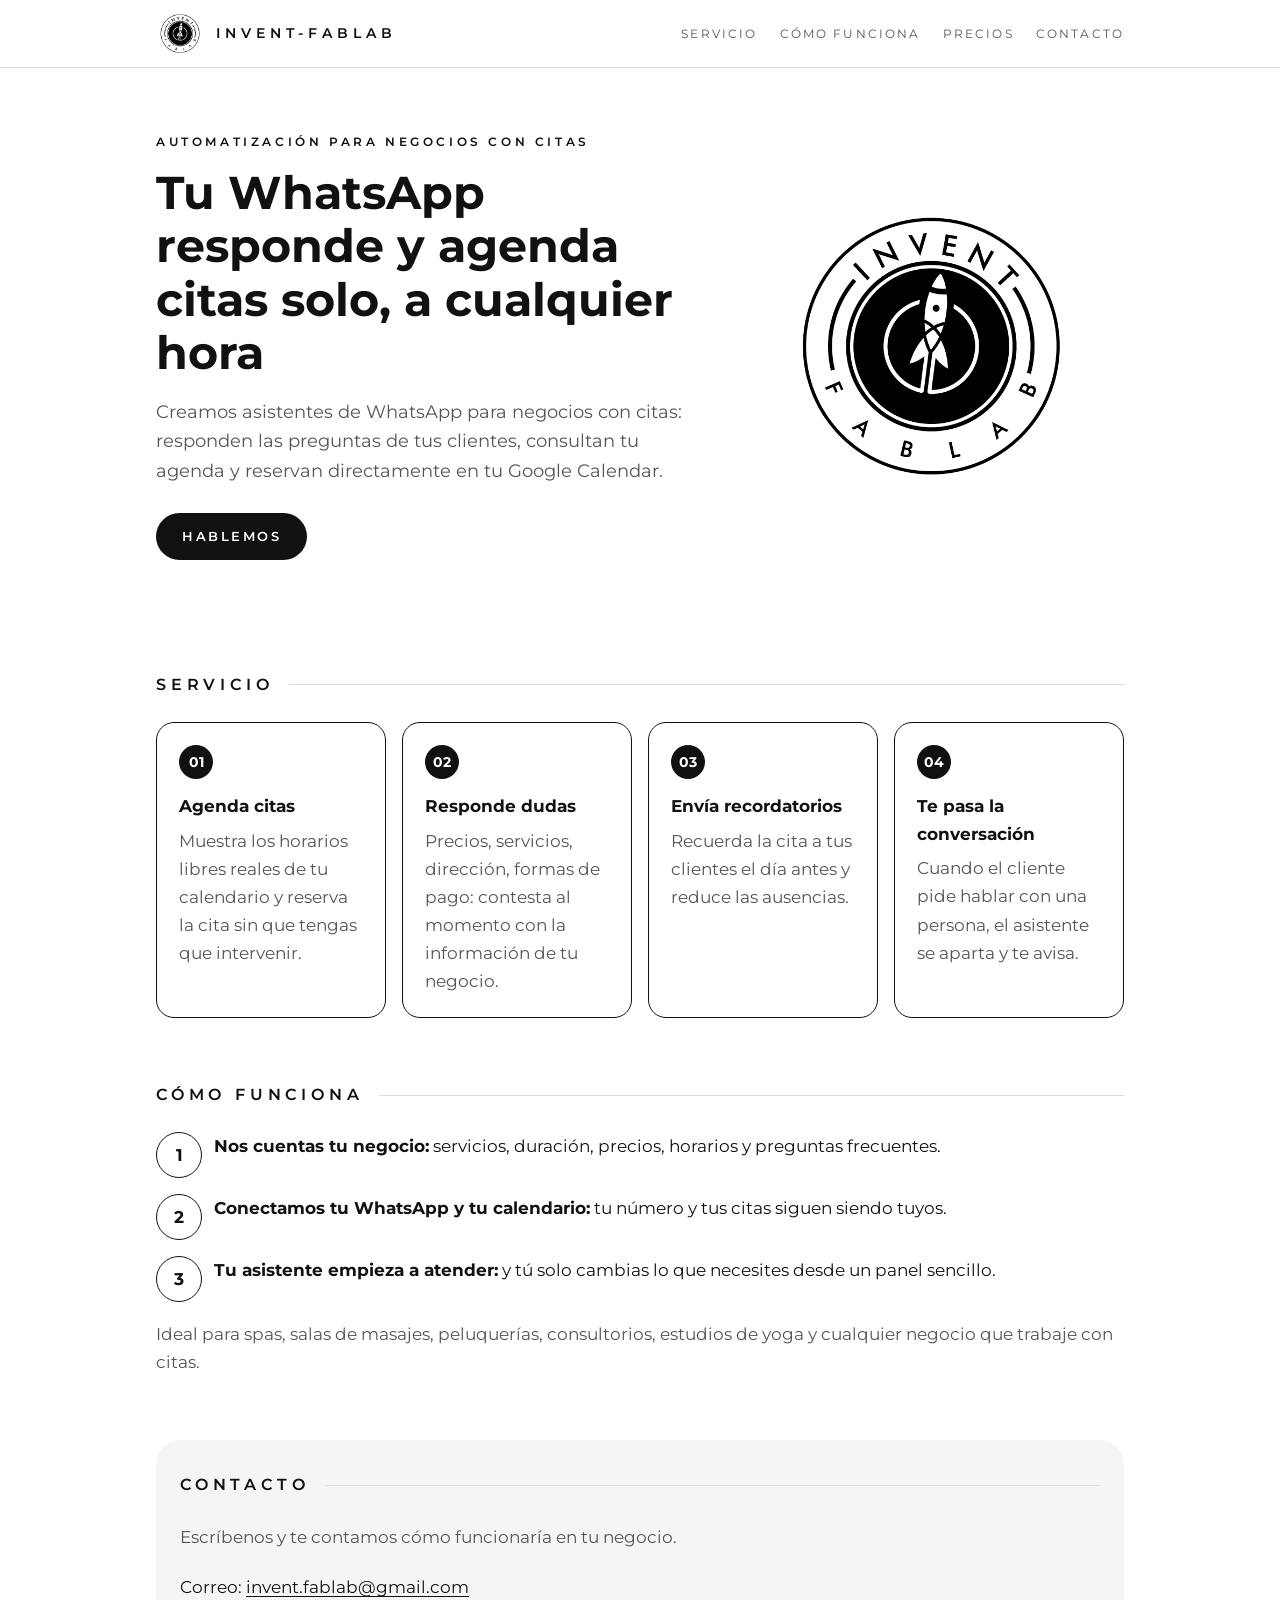
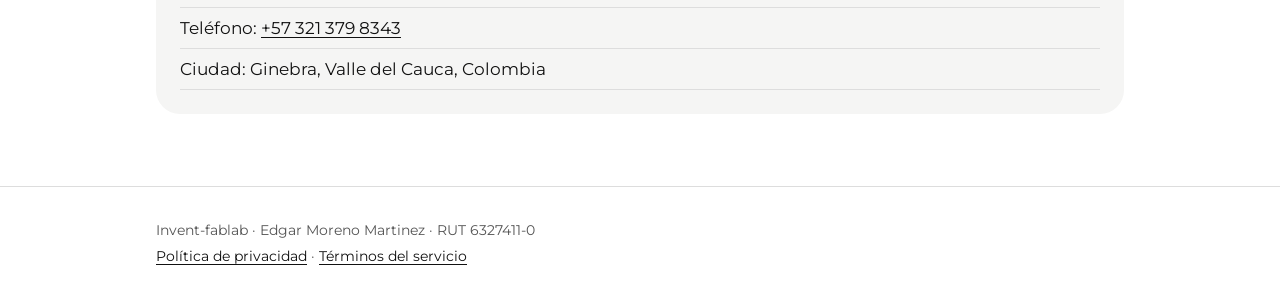
<file: index.html>
<!doctype html>
<html lang="es">
<head>
<meta charset="utf-8">
<meta name="viewport" content="width=device-width, initial-scale=1">
<title>Invent-fablab · Asistentes de WhatsApp con agenda de citas</title>
<meta name="description" content="Invent-fablab crea asistentes de WhatsApp que responden a tus clientes y agendan citas en Google Calendar, las 24 horas.">
<link rel="icon" href="imgs/invent_fablab_logo.png">
<link rel="preconnect" href="https://fonts.googleapis.com">
<link rel="preconnect" href="https://fonts.gstatic.com" crossorigin>
<link rel="stylesheet" href="https://fonts.googleapis.com/css2?family=Montserrat:wght@400;600;700&display=swap">
<link rel="stylesheet" href="estilos.css">
</head>
<body>
<header class="top">
  <div class="wrap top-in">
    <a class="brand" href="index.html"><img src="imgs/invent_fablab_logo.png" alt=""><span>Invent-fablab</span></a>
    <nav><a href="#servicio">Servicio</a><a href="#como">Cómo funciona</a><a href="precios.html">Precios</a><a href="#contacto">Contacto</a></nav>
  </div>
</header>

<main>
  <section class="hero">
    <div class="wrap hero-in">
      <div>
        <p class="eyebrow">Automatización para negocios con citas</p>
        <h1>Tu WhatsApp responde y agenda citas solo, a cualquier hora</h1>
        <p class="lead">Creamos asistentes de WhatsApp para negocios con citas: responden las preguntas de tus clientes, consultan tu agenda y reservan directamente en tu Google Calendar.</p>
        <a class="btn" href="#contacto">Hablemos</a>
      </div>
      <img class="hero-logo" src="imgs/invent_fablab_logo.png" alt="Logo de Invent-fablab">
    </div>
  </section>

  <section id="servicio" class="wrap">
    <h2>Servicio</h2>
    <div class="grid">
      <article><div class="dot">01</div><h3>Agenda citas</h3><p>Muestra los horarios libres reales de tu calendario y reserva la cita sin que tengas que intervenir.</p></article>
      <article><div class="dot">02</div><h3>Responde dudas</h3><p>Precios, servicios, dirección, formas de pago: contesta al momento con la información de tu negocio.</p></article>
      <article><div class="dot">03</div><h3>Envía recordatorios</h3><p>Recuerda la cita a tus clientes el día antes y reduce las ausencias.</p></article>
      <article><div class="dot">04</div><h3>Te pasa la conversación</h3><p>Cuando el cliente pide hablar con una persona, el asistente se aparta y te avisa.</p></article>
    </div>
  </section>

  <section id="como" class="wrap">
    <h2>Cómo funciona</h2>
    <ol class="steps">
      <li><div><strong>Nos cuentas tu negocio:</strong> servicios, duración, precios, horarios y preguntas frecuentes.</div></li>
      <li><div><strong>Conectamos tu WhatsApp y tu calendario:</strong> tu número y tus citas siguen siendo tuyos.</div></li>
      <li><div><strong>Tu asistente empieza a atender:</strong> y tú solo cambias lo que necesites desde un panel sencillo.</div></li>
    </ol>
    <p class="note">Ideal para spas, salas de masajes, peluquerías, consultorios, estudios de yoga y cualquier negocio que trabaje con citas.</p>
  </section>

  <section id="contacto" class="wrap">
    <div class="contact">
      <h2>Contacto</h2>
      <p>Escríbenos y te contamos cómo funcionaría en tu negocio.</p>
      <ul>
        <li>Correo: <a href="mailto:invent.fablab@gmail.com">invent.fablab@gmail.com</a></li>
        <li>Teléfono: <a href="tel:+573213798343">+57 321 379 8343</a></li>
        <li>Ciudad: Ginebra, Valle del Cauca, Colombia</li>
      </ul>
    </div>
  </section>
</main>

<footer class="foot">
  <div class="wrap">
    <p>Invent-fablab · Edgar Moreno Martinez · RUT 6327411-0</p>
    <p><a href="privacidad.html">Política de privacidad</a> · <a href="terminos.html">Términos del servicio</a></p>
  </div>
</footer>
</body>
</html>
</file>
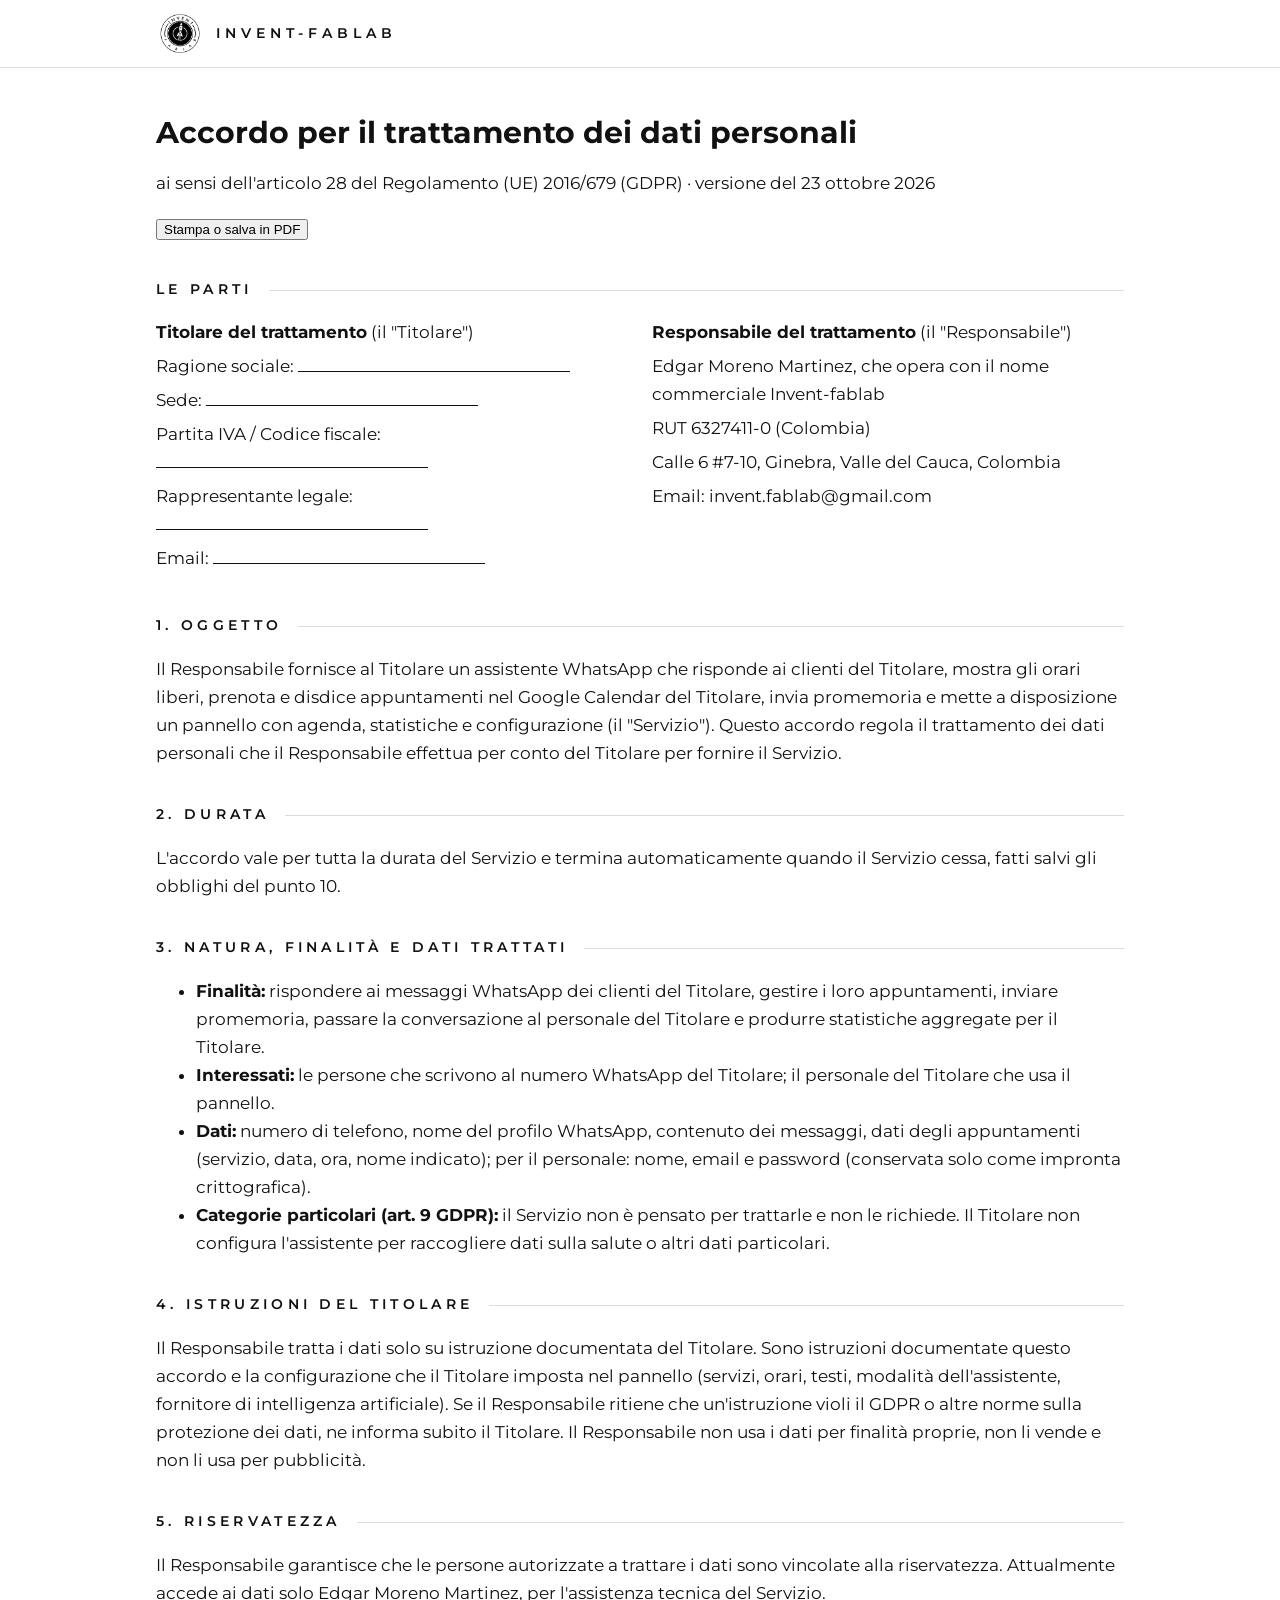
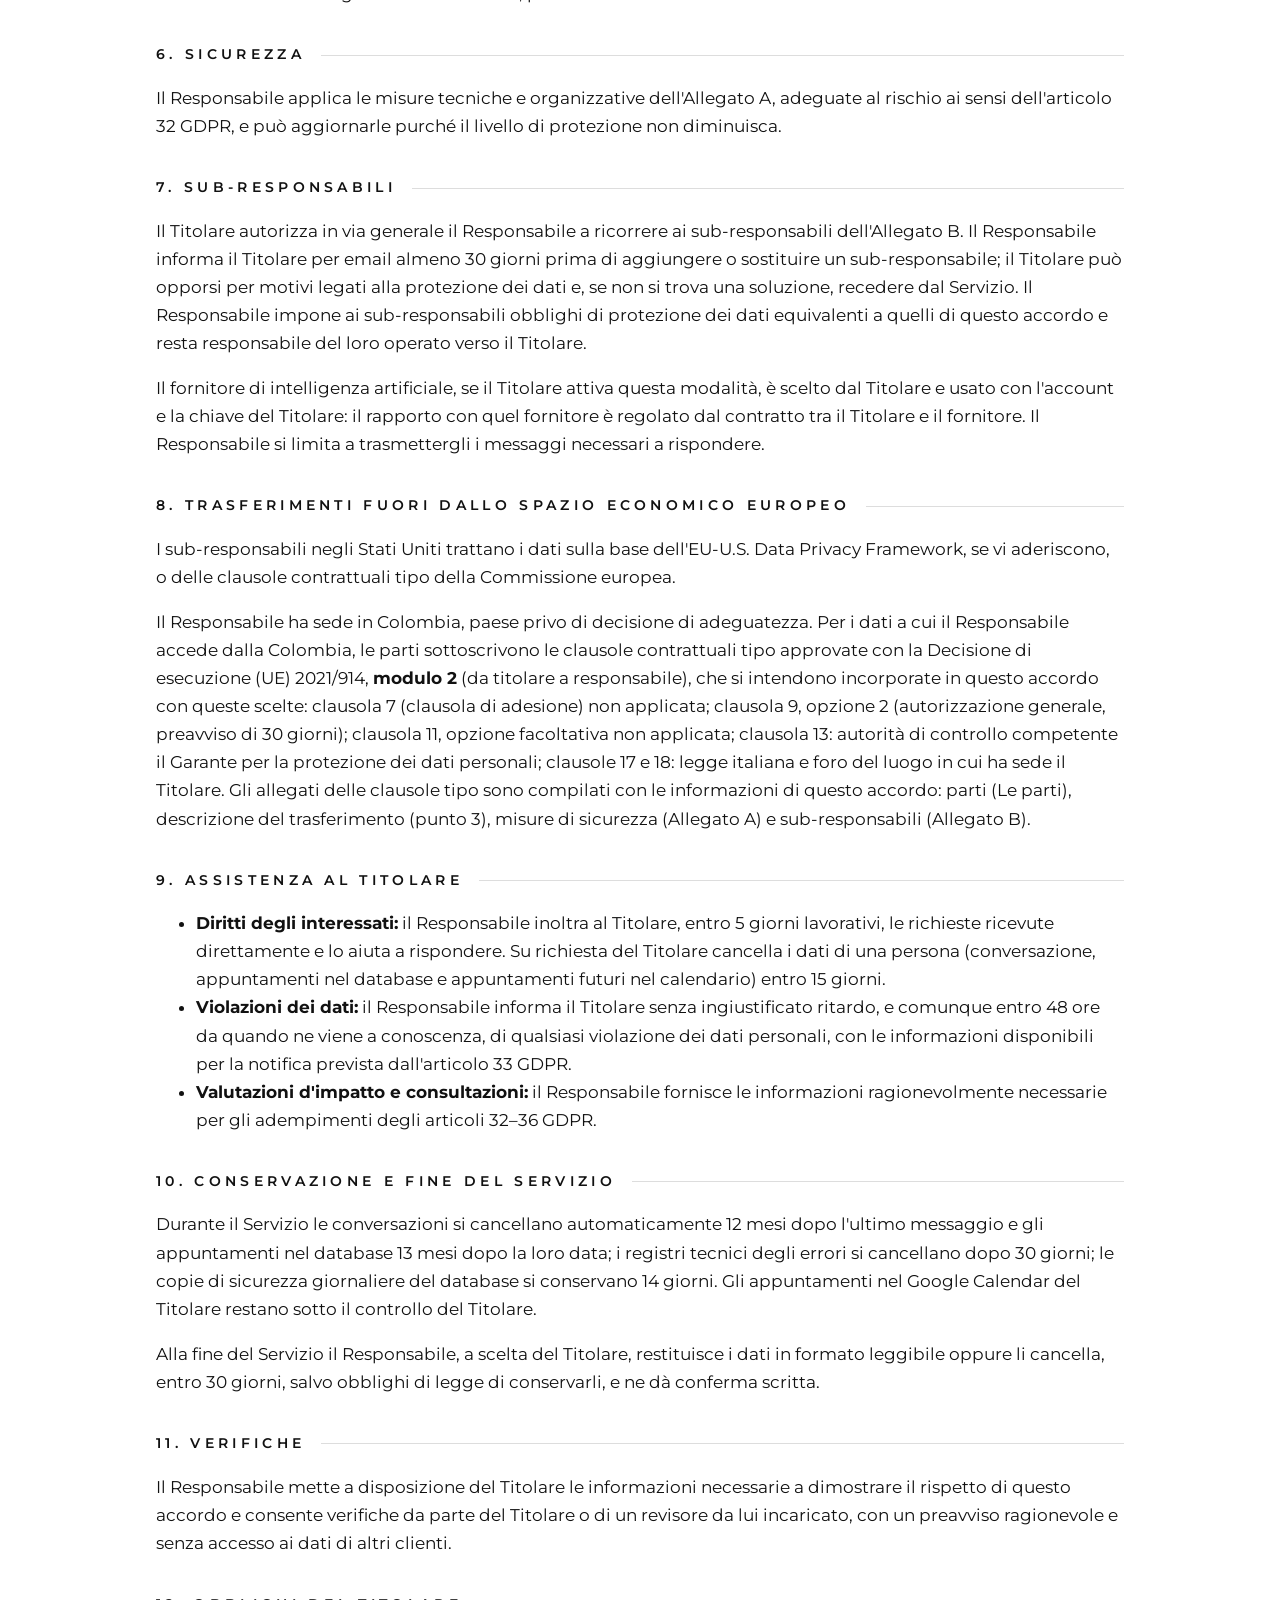
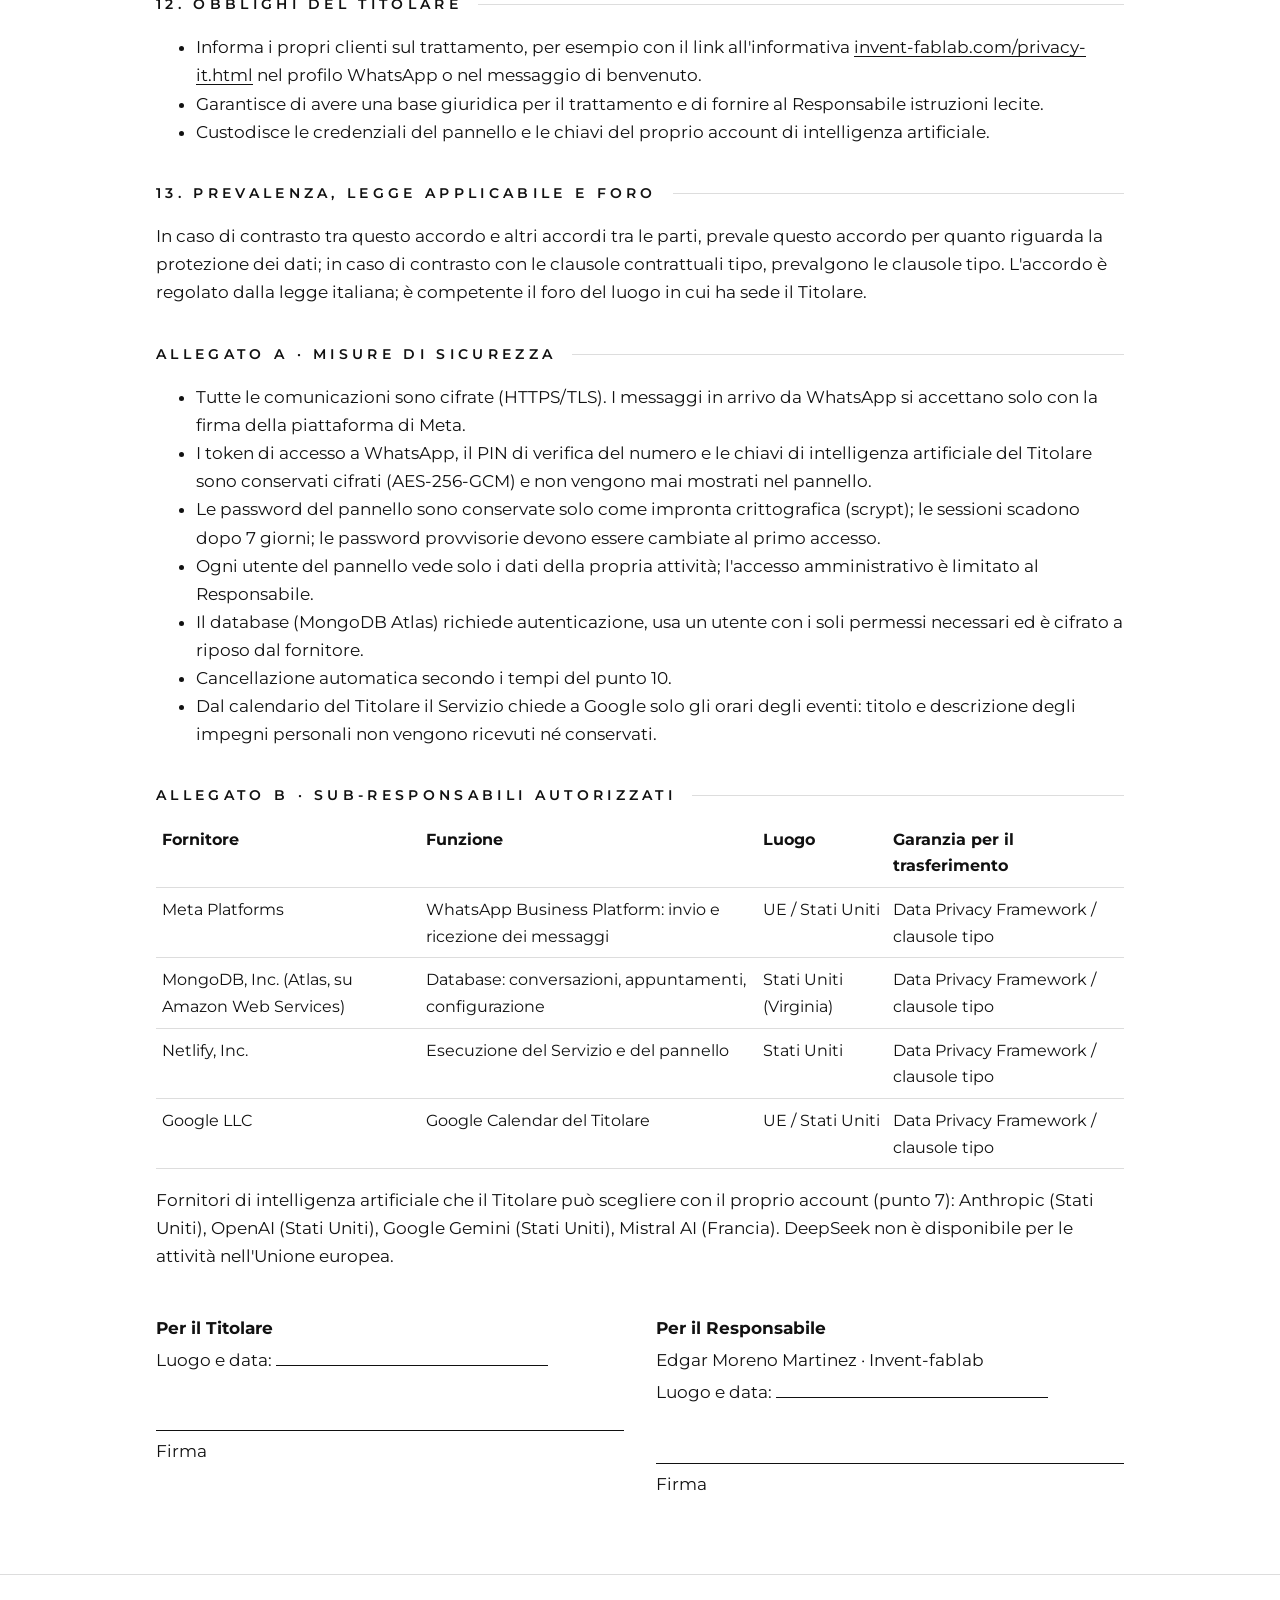
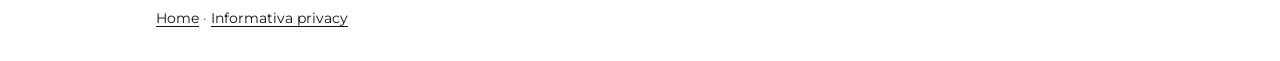
<file: accordo-dati-it.html>
<!doctype html>
<html lang="it">
<head>
<meta charset="utf-8">
<meta name="viewport" content="width=device-width, initial-scale=1">
<title>Accordo trattamento dati · Invent-fablab</title>
<meta name="robots" content="noindex">
<link rel="icon" href="imgs/invent_fablab_logo.png">
<link rel="stylesheet" href="https://fonts.googleapis.com/css2?family=Montserrat:wght@400;600;700&display=swap">
<link rel="stylesheet" href="estilos.css">
<style>
  .blank { display: inline-block; min-width: 16em; border-bottom: 1px solid currentColor; }
  .parties { display: grid; gap: 24px; grid-template-columns: repeat(auto-fit, minmax(260px, 1fr)); }
  .parties p { margin: 6px 0; }
  table { width: 100%; border-collapse: collapse; font-size: .95em; }
  th, td { text-align: left; vertical-align: top; padding: 8px 6px; border-bottom: 1px solid #ddd; }
  .sign { display: grid; gap: 32px; grid-template-columns: repeat(auto-fit, minmax(240px, 1fr)); margin-top: 40px; }
  .sign p { margin: 4px 0; }
  .sign .line { margin-top: 56px; border-top: 1px solid currentColor; padding-top: 6px; }
  .print { margin: 8px 0 24px; }
  @media print {
    .top, .foot, .print { display: none; }
    body { font-size: 11pt; }
    h2 { break-after: avoid; }
  }
</style>
</head>
<body>
<header class="top">
  <div class="wrap top-in"><a class="brand" href="index.html"><img src="imgs/invent_fablab_logo.png" alt=""><span>Invent-fablab</span></a></div>
</header>
<main class="wrap legal">
  <h1>Accordo per il trattamento dei dati personali</h1>
  <p>ai sensi dell'articolo 28 del Regolamento (UE) 2016/679 (GDPR) · versione del 23 ottobre 2026</p>
  <p class="print"><button type="button" onclick="window.print()">Stampa o salva in PDF</button></p>

  <h2>Le parti</h2>
  <div class="parties">
    <div>
      <p><strong>Titolare del trattamento</strong> (il "Titolare")</p>
      <p>Ragione sociale: <span class="blank"></span></p>
      <p>Sede: <span class="blank"></span></p>
      <p>Partita IVA / Codice fiscale: <span class="blank"></span></p>
      <p>Rappresentante legale: <span class="blank"></span></p>
      <p>Email: <span class="blank"></span></p>
    </div>
    <div>
      <p><strong>Responsabile del trattamento</strong> (il "Responsabile")</p>
      <p>Edgar Moreno Martinez, che opera con il nome commerciale Invent-fablab</p>
      <p>RUT 6327411-0 (Colombia)</p>
      <p>Calle 6 #7-10, Ginebra, Valle del Cauca, Colombia</p>
      <p>Email: invent.fablab@gmail.com</p>
    </div>
  </div>

  <h2>1. Oggetto</h2>
  <p>Il Responsabile fornisce al Titolare un assistente WhatsApp che risponde ai clienti del Titolare, mostra gli orari liberi, prenota e disdice appuntamenti nel Google Calendar del Titolare, invia promemoria e mette a disposizione un pannello con agenda, statistiche e configurazione (il "Servizio"). Questo accordo regola il trattamento dei dati personali che il Responsabile effettua per conto del Titolare per fornire il Servizio.</p>

  <h2>2. Durata</h2>
  <p>L'accordo vale per tutta la durata del Servizio e termina automaticamente quando il Servizio cessa, fatti salvi gli obblighi del punto 10.</p>

  <h2>3. Natura, finalità e dati trattati</h2>
  <ul>
    <li><strong>Finalità:</strong> rispondere ai messaggi WhatsApp dei clienti del Titolare, gestire i loro appuntamenti, inviare promemoria, passare la conversazione al personale del Titolare e produrre statistiche aggregate per il Titolare.</li>
    <li><strong>Interessati:</strong> le persone che scrivono al numero WhatsApp del Titolare; il personale del Titolare che usa il pannello.</li>
    <li><strong>Dati:</strong> numero di telefono, nome del profilo WhatsApp, contenuto dei messaggi, dati degli appuntamenti (servizio, data, ora, nome indicato); per il personale: nome, email e password (conservata solo come impronta crittografica).</li>
    <li><strong>Categorie particolari (art. 9 GDPR):</strong> il Servizio non è pensato per trattarle e non le richiede. Il Titolare non configura l'assistente per raccogliere dati sulla salute o altri dati particolari.</li>
  </ul>

  <h2>4. Istruzioni del Titolare</h2>
  <p>Il Responsabile tratta i dati solo su istruzione documentata del Titolare. Sono istruzioni documentate questo accordo e la configurazione che il Titolare imposta nel pannello (servizi, orari, testi, modalità dell'assistente, fornitore di intelligenza artificiale). Se il Responsabile ritiene che un'istruzione violi il GDPR o altre norme sulla protezione dei dati, ne informa subito il Titolare. Il Responsabile non usa i dati per finalità proprie, non li vende e non li usa per pubblicità.</p>

  <h2>5. Riservatezza</h2>
  <p>Il Responsabile garantisce che le persone autorizzate a trattare i dati sono vincolate alla riservatezza. Attualmente accede ai dati solo Edgar Moreno Martinez, per l'assistenza tecnica del Servizio.</p>

  <h2>6. Sicurezza</h2>
  <p>Il Responsabile applica le misure tecniche e organizzative dell'Allegato A, adeguate al rischio ai sensi dell'articolo 32 GDPR, e può aggiornarle purché il livello di protezione non diminuisca.</p>

  <h2>7. Sub-responsabili</h2>
  <p>Il Titolare autorizza in via generale il Responsabile a ricorrere ai sub-responsabili dell'Allegato B. Il Responsabile informa il Titolare per email almeno 30 giorni prima di aggiungere o sostituire un sub-responsabile; il Titolare può opporsi per motivi legati alla protezione dei dati e, se non si trova una soluzione, recedere dal Servizio. Il Responsabile impone ai sub-responsabili obblighi di protezione dei dati equivalenti a quelli di questo accordo e resta responsabile del loro operato verso il Titolare.</p>
  <p>Il fornitore di intelligenza artificiale, se il Titolare attiva questa modalità, è scelto dal Titolare e usato con l'account e la chiave del Titolare: il rapporto con quel fornitore è regolato dal contratto tra il Titolare e il fornitore. Il Responsabile si limita a trasmettergli i messaggi necessari a rispondere.</p>

  <h2>8. Trasferimenti fuori dallo Spazio economico europeo</h2>
  <p>I sub-responsabili negli Stati Uniti trattano i dati sulla base dell'EU-U.S. Data Privacy Framework, se vi aderiscono, o delle clausole contrattuali tipo della Commissione europea.</p>
  <p>Il Responsabile ha sede in Colombia, paese privo di decisione di adeguatezza. Per i dati a cui il Responsabile accede dalla Colombia, le parti sottoscrivono le clausole contrattuali tipo approvate con la Decisione di esecuzione (UE) 2021/914, <strong>modulo 2</strong> (da titolare a responsabile), che si intendono incorporate in questo accordo con queste scelte: clausola 7 (clausola di adesione) non applicata; clausola 9, opzione 2 (autorizzazione generale, preavviso di 30 giorni); clausola 11, opzione facoltativa non applicata; clausola 13: autorità di controllo competente il Garante per la protezione dei dati personali; clausole 17 e 18: legge italiana e foro del luogo in cui ha sede il Titolare. Gli allegati delle clausole tipo sono compilati con le informazioni di questo accordo: parti (Le parti), descrizione del trasferimento (punto 3), misure di sicurezza (Allegato A) e sub-responsabili (Allegato B).</p>

  <h2>9. Assistenza al Titolare</h2>
  <ul>
    <li><strong>Diritti degli interessati:</strong> il Responsabile inoltra al Titolare, entro 5 giorni lavorativi, le richieste ricevute direttamente e lo aiuta a rispondere. Su richiesta del Titolare cancella i dati di una persona (conversazione, appuntamenti nel database e appuntamenti futuri nel calendario) entro 15 giorni.</li>
    <li><strong>Violazioni dei dati:</strong> il Responsabile informa il Titolare senza ingiustificato ritardo, e comunque entro 48 ore da quando ne viene a conoscenza, di qualsiasi violazione dei dati personali, con le informazioni disponibili per la notifica prevista dall'articolo 33 GDPR.</li>
    <li><strong>Valutazioni d'impatto e consultazioni:</strong> il Responsabile fornisce le informazioni ragionevolmente necessarie per gli adempimenti degli articoli 32–36 GDPR.</li>
  </ul>

  <h2>10. Conservazione e fine del Servizio</h2>
  <p>Durante il Servizio le conversazioni si cancellano automaticamente 12 mesi dopo l'ultimo messaggio e gli appuntamenti nel database 13 mesi dopo la loro data; i registri tecnici degli errori si cancellano dopo 30 giorni; le copie di sicurezza giornaliere del database si conservano 14 giorni. Gli appuntamenti nel Google Calendar del Titolare restano sotto il controllo del Titolare.</p>
  <p>Alla fine del Servizio il Responsabile, a scelta del Titolare, restituisce i dati in formato leggibile oppure li cancella, entro 30 giorni, salvo obblighi di legge di conservarli, e ne dà conferma scritta.</p>

  <h2>11. Verifiche</h2>
  <p>Il Responsabile mette a disposizione del Titolare le informazioni necessarie a dimostrare il rispetto di questo accordo e consente verifiche da parte del Titolare o di un revisore da lui incaricato, con un preavviso ragionevole e senza accesso ai dati di altri clienti.</p>

  <h2>12. Obblighi del Titolare</h2>
  <ul>
    <li>Informa i propri clienti sul trattamento, per esempio con il link all'informativa <a href="privacy-it.html">invent-fablab.com/privacy-it.html</a> nel profilo WhatsApp o nel messaggio di benvenuto.</li>
    <li>Garantisce di avere una base giuridica per il trattamento e di fornire al Responsabile istruzioni lecite.</li>
    <li>Custodisce le credenziali del pannello e le chiavi del proprio account di intelligenza artificiale.</li>
  </ul>

  <h2>13. Prevalenza, legge applicabile e foro</h2>
  <p>In caso di contrasto tra questo accordo e altri accordi tra le parti, prevale questo accordo per quanto riguarda la protezione dei dati; in caso di contrasto con le clausole contrattuali tipo, prevalgono le clausole tipo. L'accordo è regolato dalla legge italiana; è competente il foro del luogo in cui ha sede il Titolare.</p>

  <h2>Allegato A · Misure di sicurezza</h2>
  <ul>
    <li>Tutte le comunicazioni sono cifrate (HTTPS/TLS). I messaggi in arrivo da WhatsApp si accettano solo con la firma della piattaforma di Meta.</li>
    <li>I token di accesso a WhatsApp, il PIN di verifica del numero e le chiavi di intelligenza artificiale del Titolare sono conservati cifrati (AES-256-GCM) e non vengono mai mostrati nel pannello.</li>
    <li>Le password del pannello sono conservate solo come impronta crittografica (scrypt); le sessioni scadono dopo 7 giorni; le password provvisorie devono essere cambiate al primo accesso.</li>
    <li>Ogni utente del pannello vede solo i dati della propria attività; l'accesso amministrativo è limitato al Responsabile.</li>
    <li>Il database (MongoDB Atlas) richiede autenticazione, usa un utente con i soli permessi necessari ed è cifrato a riposo dal fornitore.</li>
    <li>Cancellazione automatica secondo i tempi del punto 10.</li>
    <li>Dal calendario del Titolare il Servizio chiede a Google solo gli orari degli eventi: titolo e descrizione degli impegni personali non vengono ricevuti né conservati.</li>
  </ul>

  <h2>Allegato B · Sub-responsabili autorizzati</h2>
  <table>
    <thead><tr><th>Fornitore</th><th>Funzione</th><th>Luogo</th><th>Garanzia per il trasferimento</th></tr></thead>
    <tbody>
      <tr><td>Meta Platforms</td><td>WhatsApp Business Platform: invio e ricezione dei messaggi</td><td>UE / Stati Uniti</td><td>Data Privacy Framework / clausole tipo</td></tr>
      <tr><td>MongoDB, Inc. (Atlas, su Amazon Web Services)</td><td>Database: conversazioni, appuntamenti, configurazione</td><td>Stati Uniti (Virginia)</td><td>Data Privacy Framework / clausole tipo</td></tr>
      <tr><td>Netlify, Inc.</td><td>Esecuzione del Servizio e del pannello</td><td>Stati Uniti</td><td>Data Privacy Framework / clausole tipo</td></tr>
      <tr><td>Google LLC</td><td>Google Calendar del Titolare</td><td>UE / Stati Uniti</td><td>Data Privacy Framework / clausole tipo</td></tr>
    </tbody>
  </table>
  <p>Fornitori di intelligenza artificiale che il Titolare può scegliere con il proprio account (punto 7): Anthropic (Stati Uniti), OpenAI (Stati Uniti), Google Gemini (Stati Uniti), Mistral AI (Francia). DeepSeek non è disponibile per le attività nell'Unione europea.</p>

  <div class="sign">
    <div>
      <p><strong>Per il Titolare</strong></p>
      <p>Luogo e data: <span class="blank"></span></p>
      <p class="line">Firma</p>
    </div>
    <div>
      <p><strong>Per il Responsabile</strong></p>
      <p>Edgar Moreno Martinez · Invent-fablab</p>
      <p>Luogo e data: <span class="blank"></span></p>
      <p class="line">Firma</p>
    </div>
  </div>
</main>
<footer class="foot"><div class="wrap"><p><a href="index.html">Home</a> · <a href="privacy-it.html">Informativa privacy</a></p></div></footer>
</body>
</html>
</file>
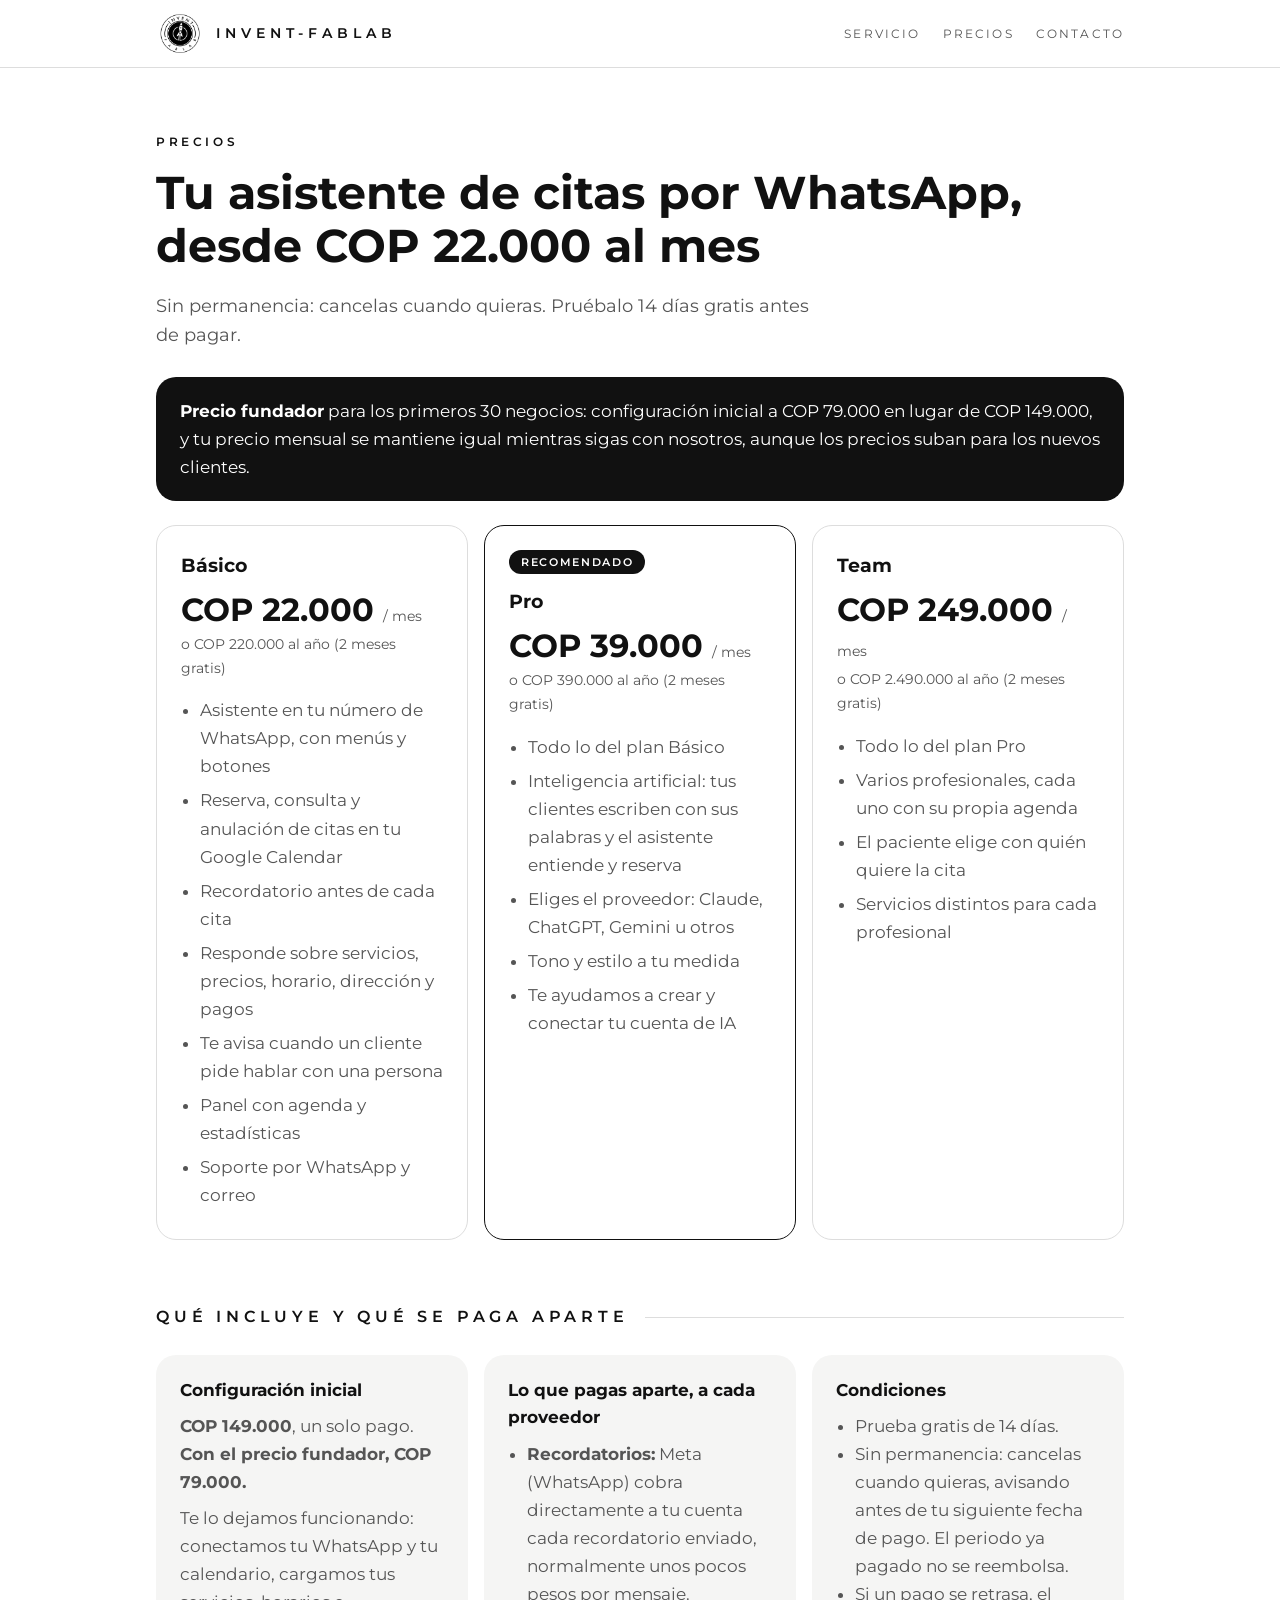
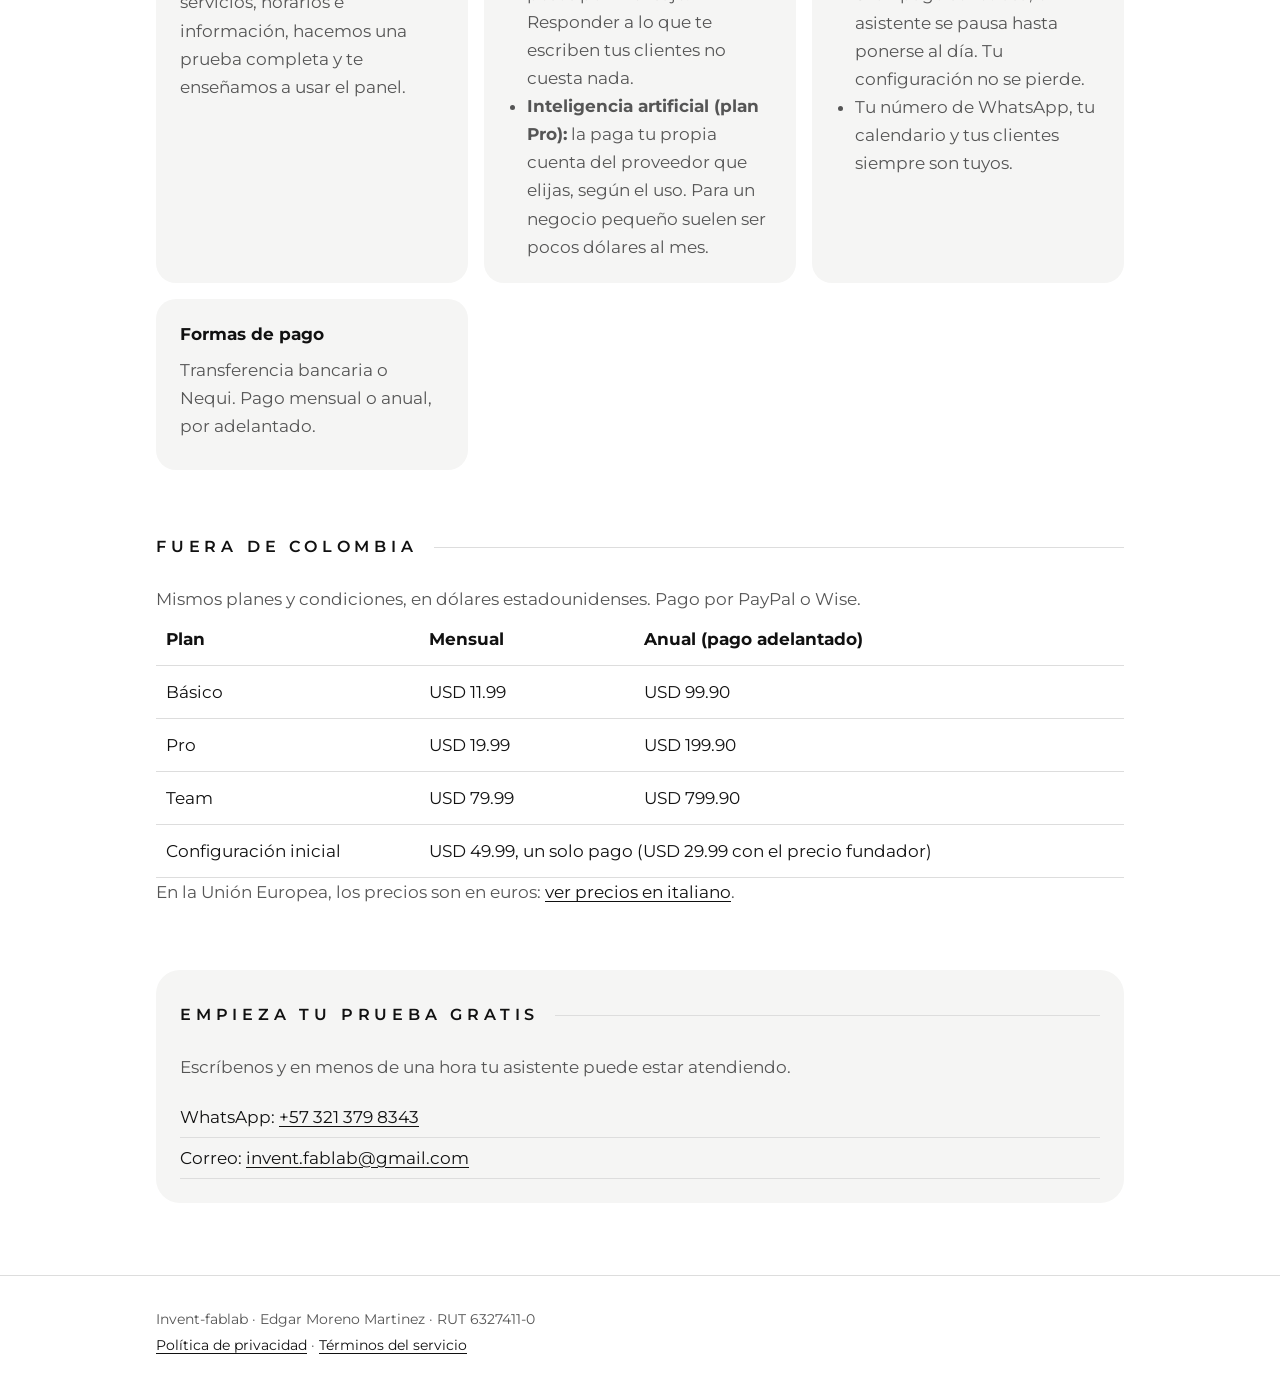
<file: precios.html>
<!doctype html>
<html lang="es">
<head>
<meta charset="utf-8">
<meta name="viewport" content="width=device-width, initial-scale=1">
<title>Precios · Invent-fablab</title>
<meta name="description" content="Planes y precios del asistente de WhatsApp con agenda de citas de Invent-fablab. Desde COP 22.000 al mes, sin permanencia.">
<link rel="icon" href="imgs/invent_fablab_logo.png">
<link rel="preconnect" href="https://fonts.googleapis.com">
<link rel="preconnect" href="https://fonts.gstatic.com" crossorigin>
<link rel="stylesheet" href="https://fonts.googleapis.com/css2?family=Montserrat:wght@400;600;700&display=swap">
<link rel="stylesheet" href="estilos.css">
</head>
<body>
<header class="top">
  <div class="wrap top-in">
    <a class="brand" href="index.html"><img src="imgs/invent_fablab_logo.png" alt=""><span>Invent-fablab</span></a>
    <nav><a href="index.html#servicio">Servicio</a><a href="precios.html">Precios</a><a href="#contacto">Contacto</a></nav>
  </div>
</header>

<main class="wrap">
  <section class="hero" style="padding-bottom:0">
    <p class="eyebrow">Precios</p>
    <h1>Tu asistente de citas por WhatsApp, desde COP 22.000 al mes</h1>
    <p class="lead">Sin permanencia: cancelas cuando quieras. Pruébalo 14 días gratis antes de pagar.</p>
  </section>

  <div class="offer">
    <p><strong>Precio fundador</strong> para los primeros 30 negocios: configuración inicial a COP 79.000 en lugar de COP 149.000, y tu precio mensual se mantiene igual mientras sigas con nosotros, aunque los precios suban para los nuevos clientes.</p>
  </div>

  <div class="plans">
    <article class="plan">
      <h3>Básico</h3>
      <p class="price">COP 22.000 <small>/ mes</small></p>
      <p class="year">o COP 220.000 al año (2 meses gratis)</p>
      <ul>
        <li>Asistente en tu número de WhatsApp, con menús y botones</li>
        <li>Reserva, consulta y anulación de citas en tu Google Calendar</li>
        <li>Recordatorio antes de cada cita</li>
        <li>Responde sobre servicios, precios, horario, dirección y pagos</li>
        <li>Te avisa cuando un cliente pide hablar con una persona</li>
        <li>Panel con agenda y estadísticas</li>
        <li>Soporte por WhatsApp y correo</li>
      </ul>
    </article>
    <article class="plan featured">
      <span class="tag">Recomendado</span>
      <h3>Pro</h3>
      <p class="price">COP 39.000 <small>/ mes</small></p>
      <p class="year">o COP 390.000 al año (2 meses gratis)</p>
      <ul>
        <li>Todo lo del plan Básico</li>
        <li>Inteligencia artificial: tus clientes escriben con sus palabras y el asistente entiende y reserva</li>
        <li>Eliges el proveedor: Claude, ChatGPT, Gemini u otros</li>
        <li>Tono y estilo a tu medida</li>
        <li>Te ayudamos a crear y conectar tu cuenta de IA</li>
      </ul>
    </article>
    <article class="plan">
      <h3>Team</h3>
      <p class="price">COP 249.000 <small>/ mes</small></p>
      <p class="year">o COP 2.490.000 al año (2 meses gratis)</p>
      <ul>
        <li>Todo lo del plan Pro</li>
        <li>Varios profesionales, cada uno con su propia agenda</li>
        <li>El paciente elige con quién quiere la cita</li>
        <li>Servicios distintos para cada profesional</li>
      </ul>
    </article>
  </div>

  <h2>Qué incluye y qué se paga aparte</h2>
  <div class="boxes">
    <div class="box">
      <h3>Configuración inicial</h3>
      <p><strong>COP 149.000</strong>, un solo pago. <strong>Con el precio fundador, COP 79.000.</strong></p>
      <p>Te lo dejamos funcionando: conectamos tu WhatsApp y tu calendario, cargamos tus servicios, horarios e información, hacemos una prueba completa y te enseñamos a usar el panel.</p>
    </div>
    <div class="box">
      <h3>Lo que pagas aparte, a cada proveedor</h3>
      <ul>
        <li><strong>Recordatorios:</strong> Meta (WhatsApp) cobra directamente a tu cuenta cada recordatorio enviado, normalmente unos pocos pesos por mensaje. Responder a lo que te escriben tus clientes no cuesta nada.</li>
        <li><strong>Inteligencia artificial (plan Pro):</strong> la paga tu propia cuenta del proveedor que elijas, según el uso. Para un negocio pequeño suelen ser pocos dólares al mes.</li>
      </ul>
    </div>
    <div class="box">
      <h3>Condiciones</h3>
      <ul>
        <li>Prueba gratis de 14 días.</li>
        <li>Sin permanencia: cancelas cuando quieras, avisando antes de tu siguiente fecha de pago. El periodo ya pagado no se reembolsa.</li>
        <li>Si un pago se retrasa, el asistente se pausa hasta ponerse al día. Tu configuración no se pierde.</li>
        <li>Tu número de WhatsApp, tu calendario y tus clientes siempre son tuyos.</li>
      </ul>
    </div>
    <div class="box">
      <h3>Formas de pago</h3>
      <p>Transferencia bancaria o Nequi. Pago mensual o anual, por adelantado.</p>
    </div>
  </div>

  <h2>Fuera de Colombia</h2>
  <p class="note">Mismos planes y condiciones, en dólares estadounidenses. Pago por PayPal o Wise.</p>
  <div class="table-wrap">
    <table class="prices">
      <thead><tr><th>Plan</th><th>Mensual</th><th>Anual (pago adelantado)</th></tr></thead>
      <tbody>
        <tr><td>Básico</td><td>USD 11.99</td><td>USD 99.90</td></tr>
        <tr><td>Pro</td><td>USD 19.99</td><td>USD 199.90</td></tr>
        <tr><td>Team</td><td>USD 79.99</td><td>USD 799.90</td></tr>
        <tr><td>Configuración inicial</td><td colspan="2">USD 49.99, un solo pago (USD 29.99 con el precio fundador)</td></tr>
      </tbody>
    </table>
  </div>
  <p class="note">En la Unión Europea, los precios son en euros: <a href="prezzi.html" lang="it">ver precios en italiano</a>.</p>

  <section id="contacto">
    <div class="contact">
      <h2>Empieza tu prueba gratis</h2>
      <p>Escríbenos y en menos de una hora tu asistente puede estar atendiendo.</p>
      <ul>
        <li>WhatsApp: <a href="https://wa.me/573213798343">+57 321 379 8343</a></li>
        <li>Correo: <a href="mailto:invent.fablab@gmail.com">invent.fablab@gmail.com</a></li>
      </ul>
    </div>
  </section>
</main>

<footer class="foot">
  <div class="wrap">
    <p>Invent-fablab · Edgar Moreno Martinez · RUT 6327411-0</p>
    <p><a href="privacidad.html">Política de privacidad</a> · <a href="terminos.html">Términos del servicio</a></p>
  </div>
</footer>
</body>
</html>
</file>
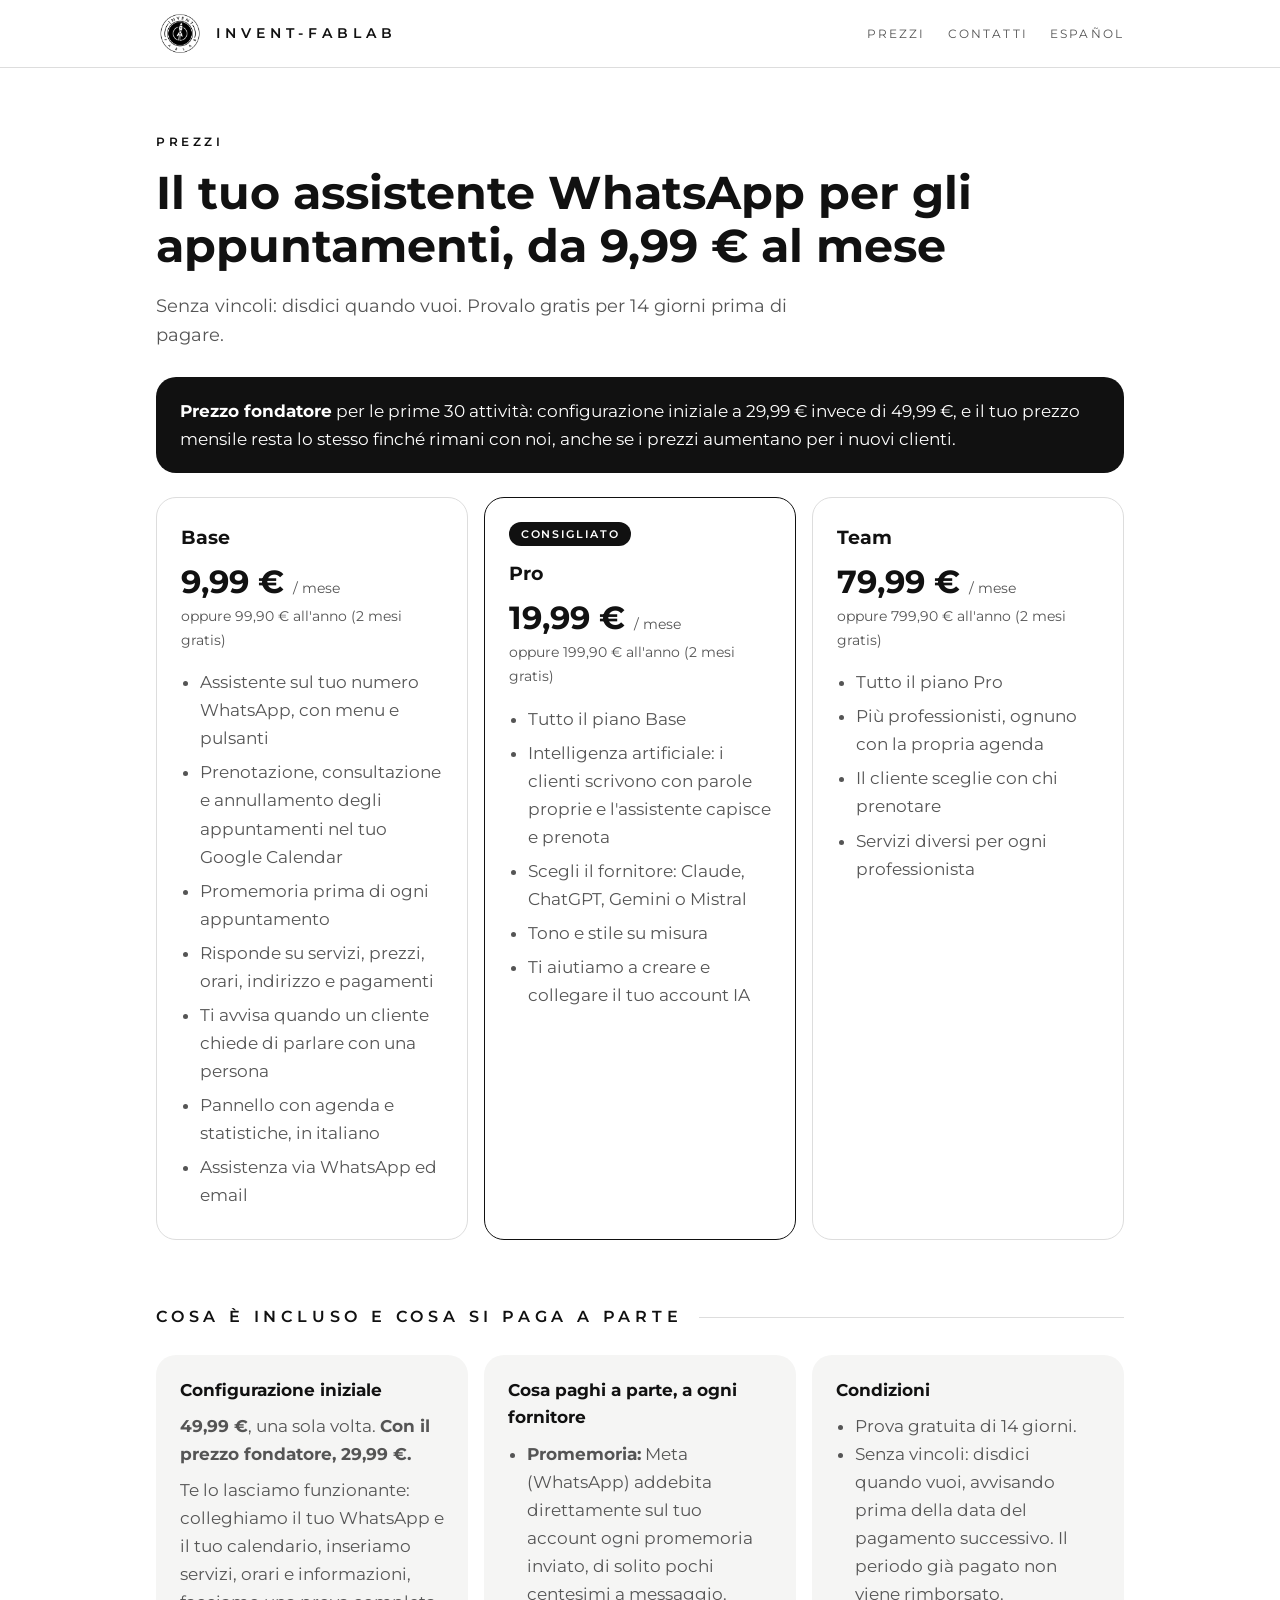
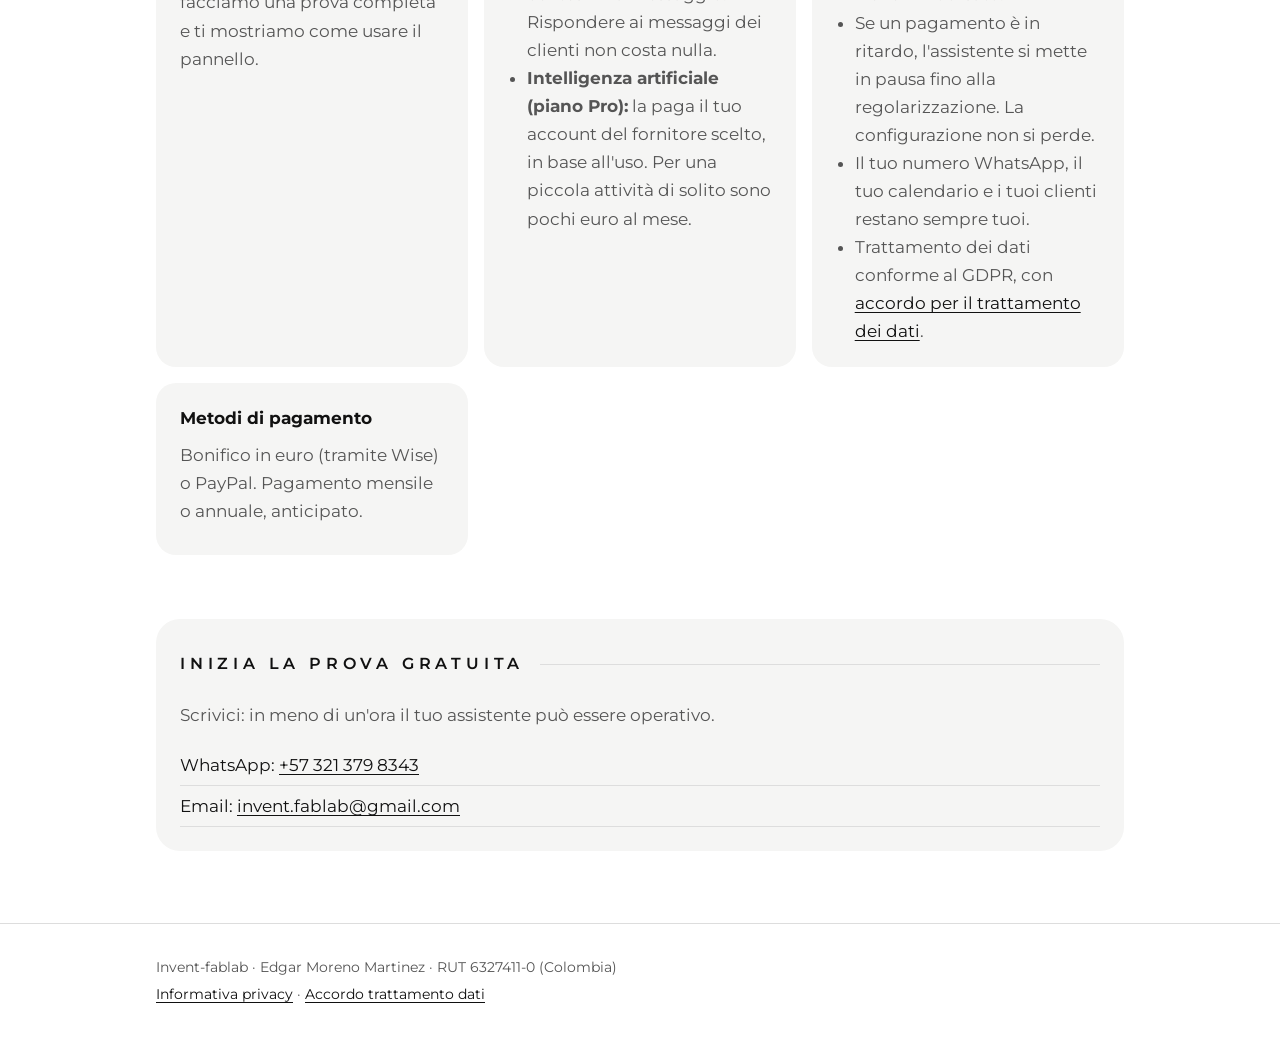
<file: prezzi.html>
<!doctype html>
<html lang="it">
<head>
<meta charset="utf-8">
<meta name="viewport" content="width=device-width, initial-scale=1">
<title>Prezzi · Invent-fablab</title>
<meta name="description" content="Piani e prezzi dell'assistente WhatsApp per gli appuntamenti di Invent-fablab. Da 9,99 € al mese, senza vincoli.">
<link rel="icon" href="imgs/invent_fablab_logo.png">
<link rel="preconnect" href="https://fonts.googleapis.com">
<link rel="preconnect" href="https://fonts.gstatic.com" crossorigin>
<link rel="stylesheet" href="https://fonts.googleapis.com/css2?family=Montserrat:wght@400;600;700&display=swap">
<link rel="stylesheet" href="estilos.css">
</head>
<body>
<header class="top">
  <div class="wrap top-in">
    <a class="brand" href="index.html"><img src="imgs/invent_fablab_logo.png" alt=""><span>Invent-fablab</span></a>
    <nav><a href="prezzi.html">Prezzi</a><a href="#contatti">Contatti</a><a href="precios.html" lang="es">Español</a></nav>
  </div>
</header>

<main class="wrap">
  <section class="hero" style="padding-bottom:0">
    <p class="eyebrow">Prezzi</p>
    <h1>Il tuo assistente WhatsApp per gli appuntamenti, da 9,99 € al mese</h1>
    <p class="lead">Senza vincoli: disdici quando vuoi. Provalo gratis per 14 giorni prima di pagare.</p>
  </section>

  <div class="offer">
    <p><strong>Prezzo fondatore</strong> per le prime 30 attività: configurazione iniziale a 29,99 € invece di 49,99 €, e il tuo prezzo mensile resta lo stesso finché rimani con noi, anche se i prezzi aumentano per i nuovi clienti.</p>
  </div>

  <div class="plans">
    <article class="plan">
      <h3>Base</h3>
      <p class="price">9,99 € <small>/ mese</small></p>
      <p class="year">oppure 99,90 € all'anno (2 mesi gratis)</p>
      <ul>
        <li>Assistente sul tuo numero WhatsApp, con menu e pulsanti</li>
        <li>Prenotazione, consultazione e annullamento degli appuntamenti nel tuo Google Calendar</li>
        <li>Promemoria prima di ogni appuntamento</li>
        <li>Risponde su servizi, prezzi, orari, indirizzo e pagamenti</li>
        <li>Ti avvisa quando un cliente chiede di parlare con una persona</li>
        <li>Pannello con agenda e statistiche, in italiano</li>
        <li>Assistenza via WhatsApp ed email</li>
      </ul>
    </article>
    <article class="plan featured">
      <span class="tag">Consigliato</span>
      <h3>Pro</h3>
      <p class="price">19,99 € <small>/ mese</small></p>
      <p class="year">oppure 199,90 € all'anno (2 mesi gratis)</p>
      <ul>
        <li>Tutto il piano Base</li>
        <li>Intelligenza artificiale: i clienti scrivono con parole proprie e l'assistente capisce e prenota</li>
        <li>Scegli il fornitore: Claude, ChatGPT, Gemini o Mistral</li>
        <li>Tono e stile su misura</li>
        <li>Ti aiutiamo a creare e collegare il tuo account IA</li>
      </ul>
    </article>
    <article class="plan">
      <h3>Team</h3>
      <p class="price">79,99 € <small>/ mese</small></p>
      <p class="year">oppure 799,90 € all'anno (2 mesi gratis)</p>
      <ul>
        <li>Tutto il piano Pro</li>
        <li>Più professionisti, ognuno con la propria agenda</li>
        <li>Il cliente sceglie con chi prenotare</li>
        <li>Servizi diversi per ogni professionista</li>
      </ul>
    </article>
  </div>

  <h2>Cosa è incluso e cosa si paga a parte</h2>
  <div class="boxes">
    <div class="box">
      <h3>Configurazione iniziale</h3>
      <p><strong>49,99 €</strong>, una sola volta. <strong>Con il prezzo fondatore, 29,99 €.</strong></p>
      <p>Te lo lasciamo funzionante: colleghiamo il tuo WhatsApp e il tuo calendario, inseriamo servizi, orari e informazioni, facciamo una prova completa e ti mostriamo come usare il pannello.</p>
    </div>
    <div class="box">
      <h3>Cosa paghi a parte, a ogni fornitore</h3>
      <ul>
        <li><strong>Promemoria:</strong> Meta (WhatsApp) addebita direttamente sul tuo account ogni promemoria inviato, di solito pochi centesimi a messaggio. Rispondere ai messaggi dei clienti non costa nulla.</li>
        <li><strong>Intelligenza artificiale (piano Pro):</strong> la paga il tuo account del fornitore scelto, in base all'uso. Per una piccola attività di solito sono pochi euro al mese.</li>
      </ul>
    </div>
    <div class="box">
      <h3>Condizioni</h3>
      <ul>
        <li>Prova gratuita di 14 giorni.</li>
        <li>Senza vincoli: disdici quando vuoi, avvisando prima della data del pagamento successivo. Il periodo già pagato non viene rimborsato.</li>
        <li>Se un pagamento è in ritardo, l'assistente si mette in pausa fino alla regolarizzazione. La configurazione non si perde.</li>
        <li>Il tuo numero WhatsApp, il tuo calendario e i tuoi clienti restano sempre tuoi.</li>
        <li>Trattamento dei dati conforme al GDPR, con <a href="accordo-dati-it.html">accordo per il trattamento dei dati</a>.</li>
      </ul>
    </div>
    <div class="box">
      <h3>Metodi di pagamento</h3>
      <p>Bonifico in euro (tramite Wise) o PayPal. Pagamento mensile o annuale, anticipato.</p>
    </div>
  </div>

  <section id="contatti">
    <div class="contact">
      <h2>Inizia la prova gratuita</h2>
      <p>Scrivici: in meno di un'ora il tuo assistente può essere operativo.</p>
      <ul>
        <li>WhatsApp: <a href="https://wa.me/573213798343">+57 321 379 8343</a></li>
        <li>Email: <a href="mailto:invent.fablab@gmail.com">invent.fablab@gmail.com</a></li>
      </ul>
    </div>
  </section>
</main>

<footer class="foot">
  <div class="wrap">
    <p>Invent-fablab · Edgar Moreno Martinez · RUT 6327411-0 (Colombia)</p>
    <p><a href="privacy-it.html">Informativa privacy</a> · <a href="accordo-dati-it.html">Accordo trattamento dati</a></p>
  </div>
</footer>
</body>
</html>
</file>
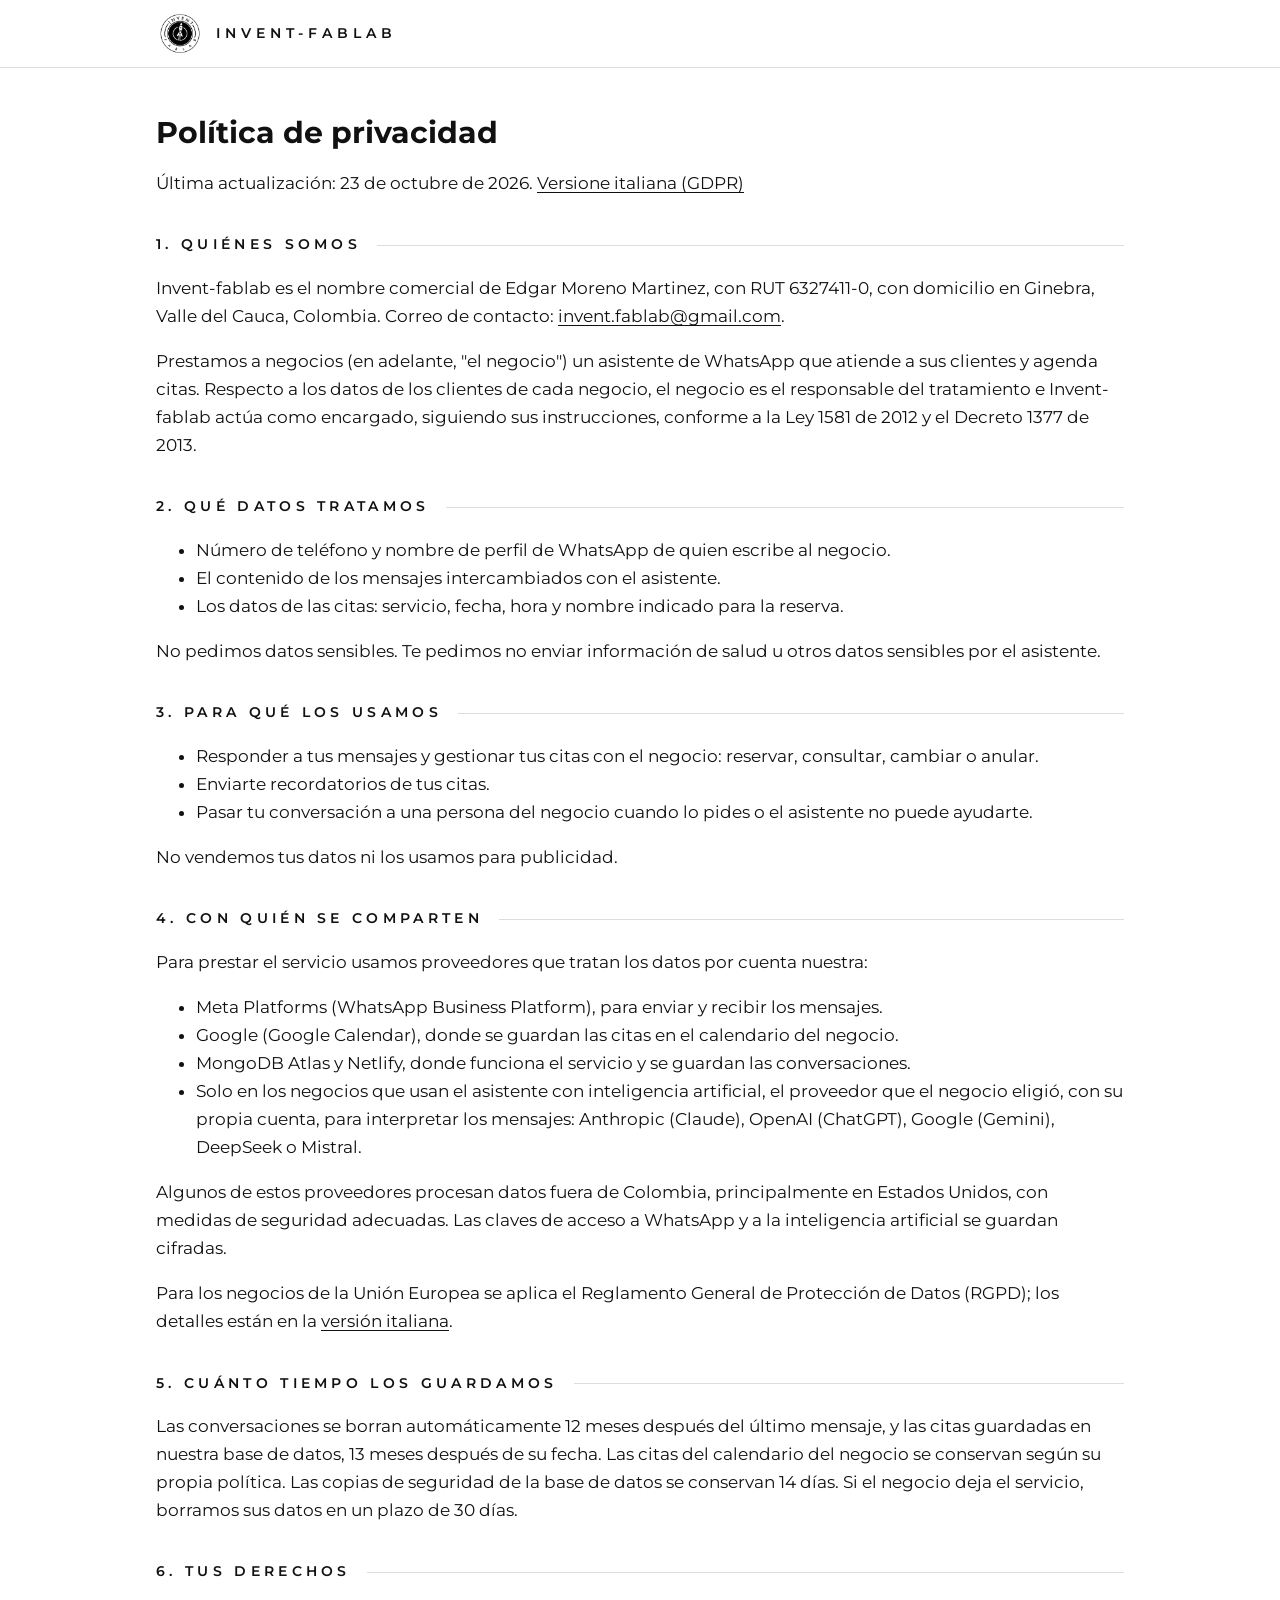
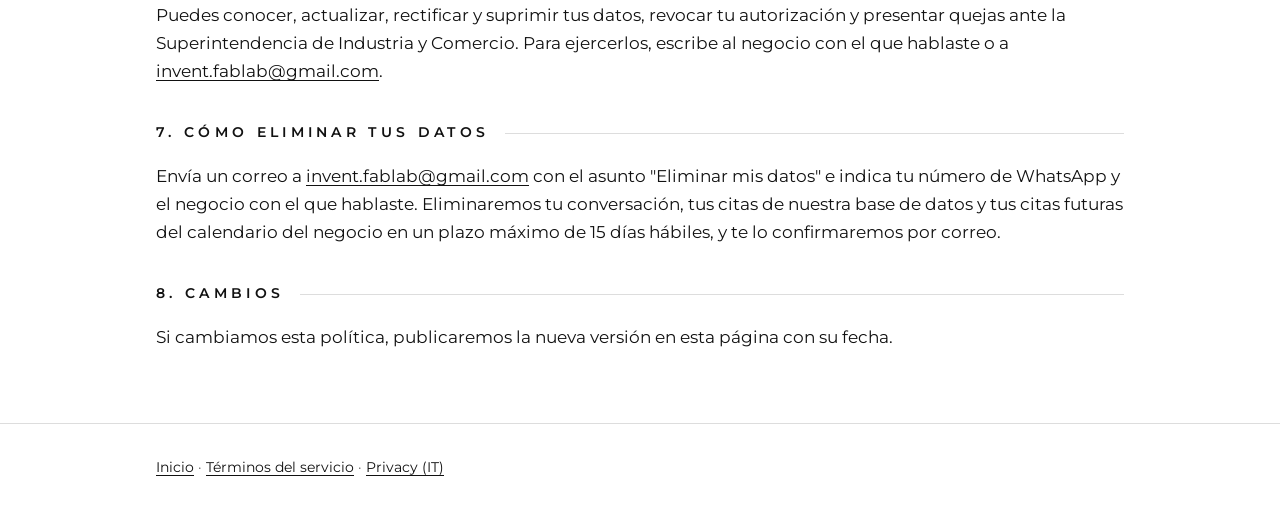
<file: privacidad.html>
<!doctype html>
<html lang="es">
<head>
<meta charset="utf-8">
<meta name="viewport" content="width=device-width, initial-scale=1">
<title>Política de privacidad · Invent-fablab</title>
<link rel="icon" href="imgs/invent_fablab_logo.png">
<link rel="stylesheet" href="https://fonts.googleapis.com/css2?family=Montserrat:wght@400;600;700&display=swap">
<link rel="stylesheet" href="estilos.css">
</head>
<body>
<header class="top">
  <div class="wrap top-in"><a class="brand" href="index.html"><img src="imgs/invent_fablab_logo.png" alt=""><span>Invent-fablab</span></a></div>
</header>
<main class="wrap legal">
  <h1>Política de privacidad</h1>
  <p>Última actualización: 23 de octubre de 2026. <a href="privacy-it.html" lang="it">Versione italiana (GDPR)</a></p>

  <h2>1. Quiénes somos</h2>
  <p>Invent-fablab es el nombre comercial de Edgar Moreno Martinez, con RUT 6327411-0, con domicilio en Ginebra, Valle del Cauca, Colombia. Correo de contacto: <a href="mailto:invent.fablab@gmail.com">invent.fablab@gmail.com</a>.</p>
  <p>Prestamos a negocios (en adelante, "el negocio") un asistente de WhatsApp que atiende a sus clientes y agenda citas. Respecto a los datos de los clientes de cada negocio, el negocio es el responsable del tratamiento e Invent-fablab actúa como encargado, siguiendo sus instrucciones, conforme a la Ley 1581 de 2012 y el Decreto 1377 de 2013.</p>

  <h2>2. Qué datos tratamos</h2>
  <ul>
    <li>Número de teléfono y nombre de perfil de WhatsApp de quien escribe al negocio.</li>
    <li>El contenido de los mensajes intercambiados con el asistente.</li>
    <li>Los datos de las citas: servicio, fecha, hora y nombre indicado para la reserva.</li>
  </ul>
  <p>No pedimos datos sensibles. Te pedimos no enviar información de salud u otros datos sensibles por el asistente.</p>

  <h2>3. Para qué los usamos</h2>
  <ul>
    <li>Responder a tus mensajes y gestionar tus citas con el negocio: reservar, consultar, cambiar o anular.</li>
    <li>Enviarte recordatorios de tus citas.</li>
    <li>Pasar tu conversación a una persona del negocio cuando lo pides o el asistente no puede ayudarte.</li>
  </ul>
  <p>No vendemos tus datos ni los usamos para publicidad.</p>

  <h2>4. Con quién se comparten</h2>
  <p>Para prestar el servicio usamos proveedores que tratan los datos por cuenta nuestra:</p>
  <ul>
    <li>Meta Platforms (WhatsApp Business Platform), para enviar y recibir los mensajes.</li>
    <li>Google (Google Calendar), donde se guardan las citas en el calendario del negocio.</li>
    <li>MongoDB Atlas y Netlify, donde funciona el servicio y se guardan las conversaciones.</li>
    <li>Solo en los negocios que usan el asistente con inteligencia artificial, el proveedor que el negocio eligió, con su propia cuenta, para interpretar los mensajes: Anthropic (Claude), OpenAI (ChatGPT), Google (Gemini), DeepSeek o Mistral.</li>
  </ul>
  <p>Algunos de estos proveedores procesan datos fuera de Colombia, principalmente en Estados Unidos, con medidas de seguridad adecuadas. Las claves de acceso a WhatsApp y a la inteligencia artificial se guardan cifradas.</p>
  <p>Para los negocios de la Unión Europea se aplica el Reglamento General de Protección de Datos (RGPD); los detalles están en la <a href="privacy-it.html" lang="it">versión italiana</a>.</p>

  <h2>5. Cuánto tiempo los guardamos</h2>
  <p>Las conversaciones se borran automáticamente 12 meses después del último mensaje, y las citas guardadas en nuestra base de datos, 13 meses después de su fecha. Las citas del calendario del negocio se conservan según su propia política. Las copias de seguridad de la base de datos se conservan 14 días. Si el negocio deja el servicio, borramos sus datos en un plazo de 30 días.</p>

  <h2>6. Tus derechos</h2>
  <p>Puedes conocer, actualizar, rectificar y suprimir tus datos, revocar tu autorización y presentar quejas ante la Superintendencia de Industria y Comercio. Para ejercerlos, escribe al negocio con el que hablaste o a <a href="mailto:invent.fablab@gmail.com">invent.fablab@gmail.com</a>.</p>

  <h2 id="eliminacion">7. Cómo eliminar tus datos</h2>
  <p>Envía un correo a <a href="mailto:invent.fablab@gmail.com">invent.fablab@gmail.com</a> con el asunto "Eliminar mis datos" e indica tu número de WhatsApp y el negocio con el que hablaste. Eliminaremos tu conversación, tus citas de nuestra base de datos y tus citas futuras del calendario del negocio en un plazo máximo de 15 días hábiles, y te lo confirmaremos por correo.</p>

  <h2>8. Cambios</h2>
  <p>Si cambiamos esta política, publicaremos la nueva versión en esta página con su fecha.</p>
</main>
<footer class="foot"><div class="wrap"><p><a href="index.html">Inicio</a> · <a href="terminos.html">Términos del servicio</a> · <a href="privacy-it.html" lang="it">Privacy (IT)</a></p></div></footer>
</body>
</html>
</file>
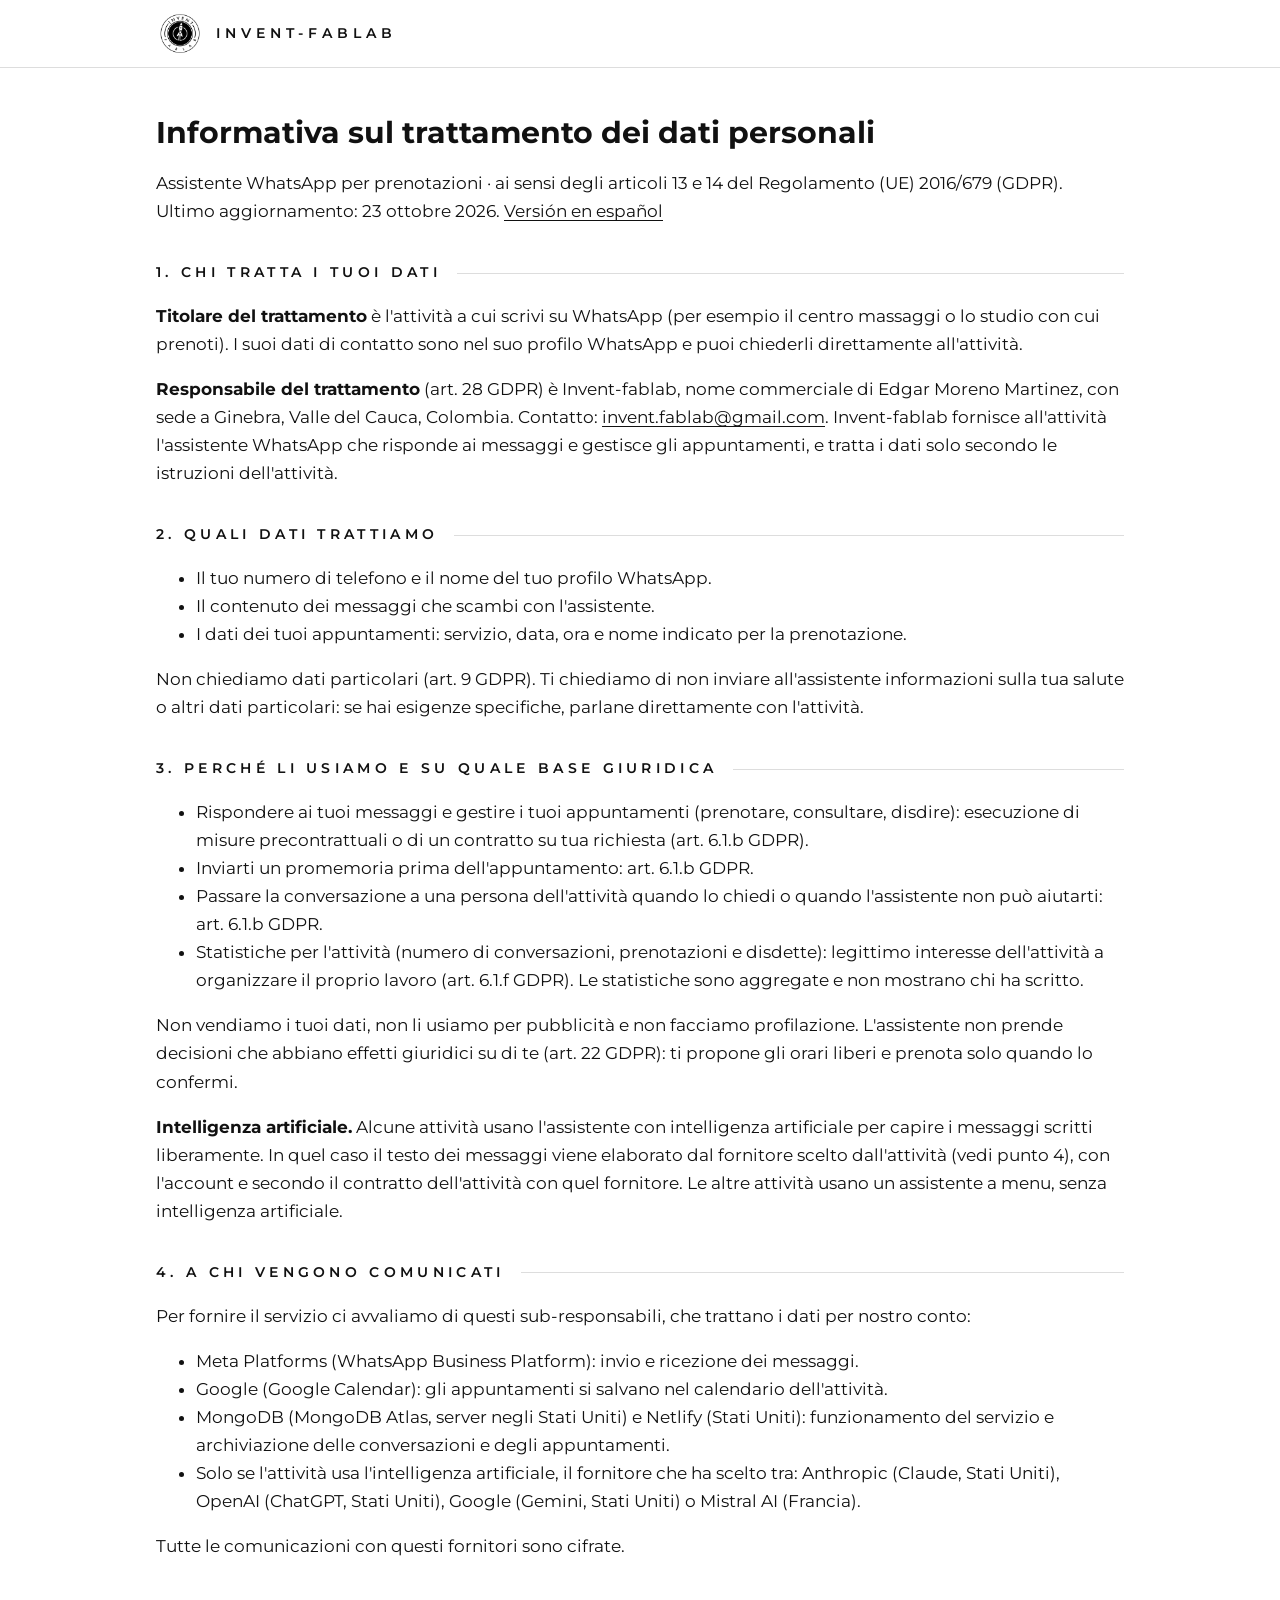
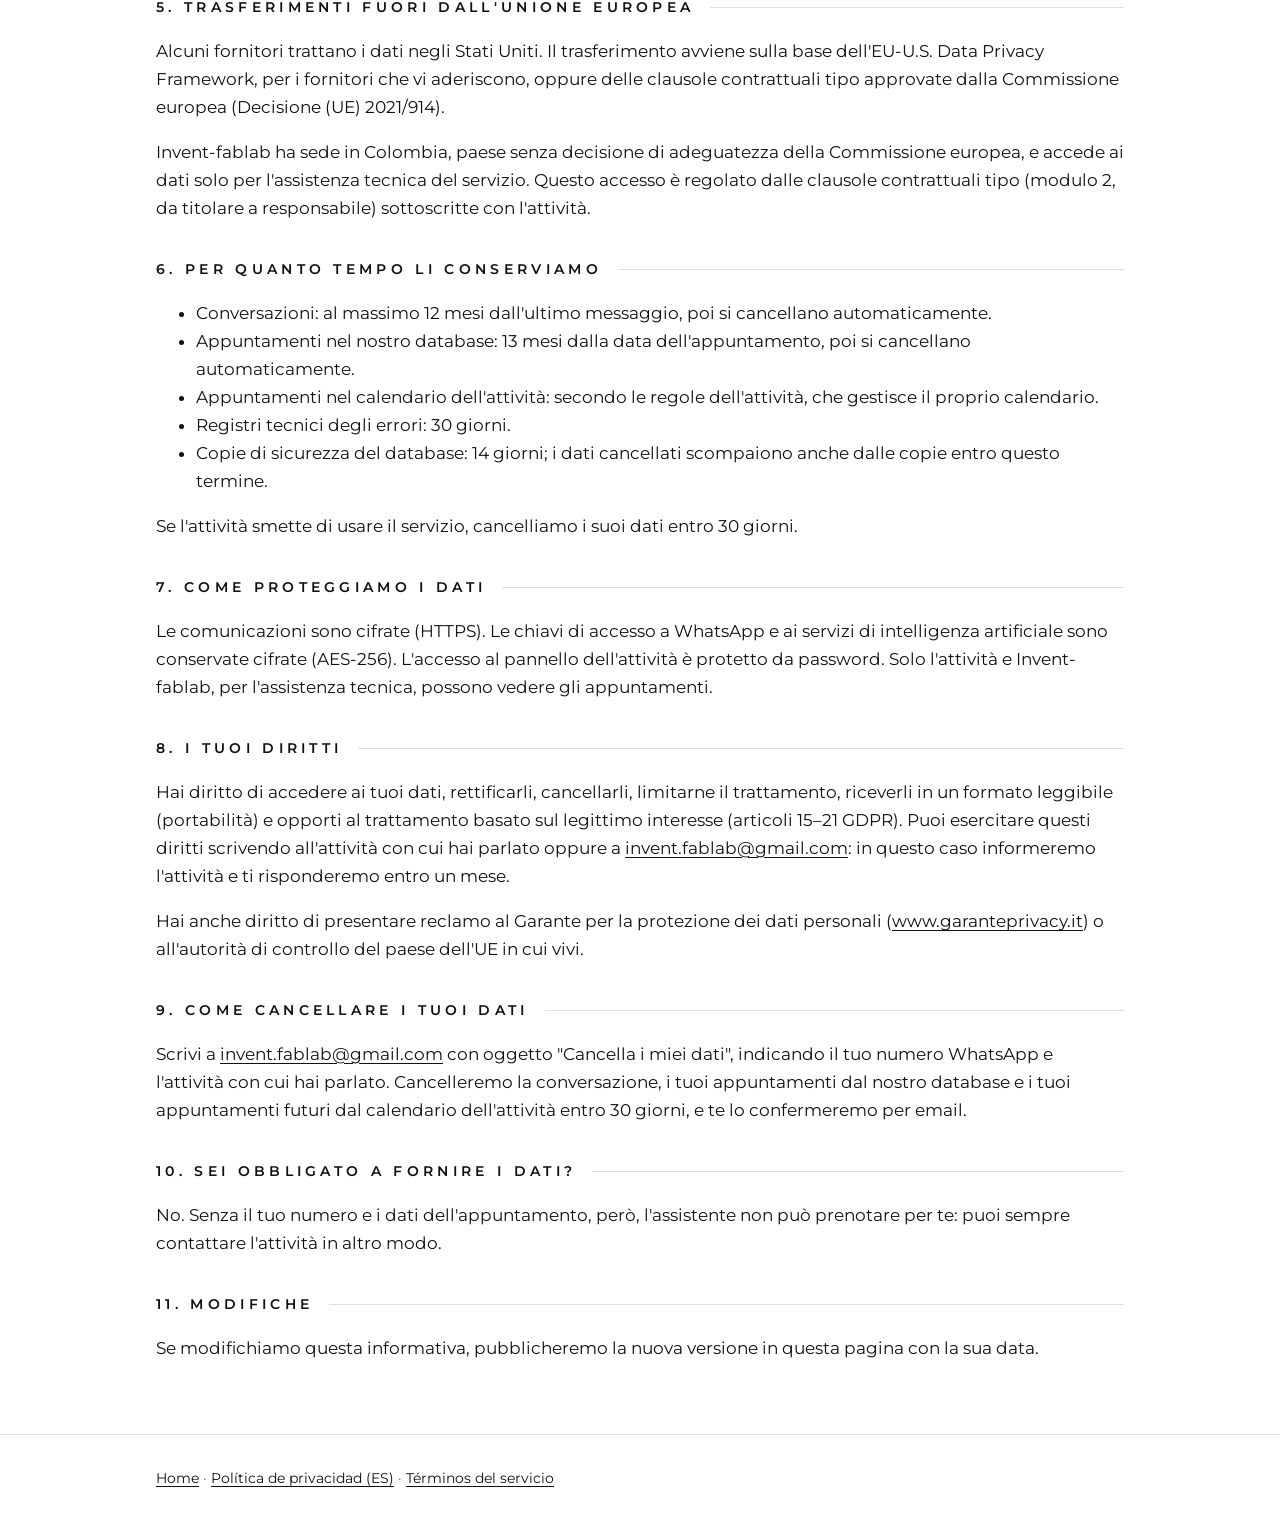
<file: privacy-it.html>
<!doctype html>
<html lang="it">
<head>
<meta charset="utf-8">
<meta name="viewport" content="width=device-width, initial-scale=1">
<title>Informativa privacy · Invent-fablab</title>
<link rel="icon" href="imgs/invent_fablab_logo.png">
<link rel="stylesheet" href="https://fonts.googleapis.com/css2?family=Montserrat:wght@400;600;700&display=swap">
<link rel="stylesheet" href="estilos.css">
</head>
<body>
<header class="top">
  <div class="wrap top-in"><a class="brand" href="index.html"><img src="imgs/invent_fablab_logo.png" alt=""><span>Invent-fablab</span></a></div>
</header>
<main class="wrap legal">
  <h1>Informativa sul trattamento dei dati personali</h1>
  <p>Assistente WhatsApp per prenotazioni · ai sensi degli articoli 13 e 14 del Regolamento (UE) 2016/679 (GDPR).<br>Ultimo aggiornamento: 23 ottobre 2026. <a href="privacidad.html" lang="es">Versión en español</a></p>

  <h2>1. Chi tratta i tuoi dati</h2>
  <p><strong>Titolare del trattamento</strong> è l'attività a cui scrivi su WhatsApp (per esempio il centro massaggi o lo studio con cui prenoti). I suoi dati di contatto sono nel suo profilo WhatsApp e puoi chiederli direttamente all'attività.</p>
  <p><strong>Responsabile del trattamento</strong> (art. 28 GDPR) è Invent-fablab, nome commerciale di Edgar Moreno Martinez, con sede a Ginebra, Valle del Cauca, Colombia. Contatto: <a href="mailto:invent.fablab@gmail.com">invent.fablab@gmail.com</a>. Invent-fablab fornisce all'attività l'assistente WhatsApp che risponde ai messaggi e gestisce gli appuntamenti, e tratta i dati solo secondo le istruzioni dell'attività.</p>

  <h2>2. Quali dati trattiamo</h2>
  <ul>
    <li>Il tuo numero di telefono e il nome del tuo profilo WhatsApp.</li>
    <li>Il contenuto dei messaggi che scambi con l'assistente.</li>
    <li>I dati dei tuoi appuntamenti: servizio, data, ora e nome indicato per la prenotazione.</li>
  </ul>
  <p>Non chiediamo dati particolari (art. 9 GDPR). Ti chiediamo di non inviare all'assistente informazioni sulla tua salute o altri dati particolari: se hai esigenze specifiche, parlane direttamente con l'attività.</p>

  <h2>3. Perché li usiamo e su quale base giuridica</h2>
  <ul>
    <li>Rispondere ai tuoi messaggi e gestire i tuoi appuntamenti (prenotare, consultare, disdire): esecuzione di misure precontrattuali o di un contratto su tua richiesta (art. 6.1.b GDPR).</li>
    <li>Inviarti un promemoria prima dell'appuntamento: art. 6.1.b GDPR.</li>
    <li>Passare la conversazione a una persona dell'attività quando lo chiedi o quando l'assistente non può aiutarti: art. 6.1.b GDPR.</li>
    <li>Statistiche per l'attività (numero di conversazioni, prenotazioni e disdette): legittimo interesse dell'attività a organizzare il proprio lavoro (art. 6.1.f GDPR). Le statistiche sono aggregate e non mostrano chi ha scritto.</li>
  </ul>
  <p>Non vendiamo i tuoi dati, non li usiamo per pubblicità e non facciamo profilazione. L'assistente non prende decisioni che abbiano effetti giuridici su di te (art. 22 GDPR): ti propone gli orari liberi e prenota solo quando lo confermi.</p>
  <p><strong>Intelligenza artificiale.</strong> Alcune attività usano l'assistente con intelligenza artificiale per capire i messaggi scritti liberamente. In quel caso il testo dei messaggi viene elaborato dal fornitore scelto dall'attività (vedi punto 4), con l'account e secondo il contratto dell'attività con quel fornitore. Le altre attività usano un assistente a menu, senza intelligenza artificiale.</p>

  <h2>4. A chi vengono comunicati</h2>
  <p>Per fornire il servizio ci avvaliamo di questi sub-responsabili, che trattano i dati per nostro conto:</p>
  <ul>
    <li>Meta Platforms (WhatsApp Business Platform): invio e ricezione dei messaggi.</li>
    <li>Google (Google Calendar): gli appuntamenti si salvano nel calendario dell'attività.</li>
    <li>MongoDB (MongoDB Atlas, server negli Stati Uniti) e Netlify (Stati Uniti): funzionamento del servizio e archiviazione delle conversazioni e degli appuntamenti.</li>
    <li>Solo se l'attività usa l'intelligenza artificiale, il fornitore che ha scelto tra: Anthropic (Claude, Stati Uniti), OpenAI (ChatGPT, Stati Uniti), Google (Gemini, Stati Uniti) o Mistral AI (Francia).</li>
  </ul>
  <p>Tutte le comunicazioni con questi fornitori sono cifrate.</p>

  <h2>5. Trasferimenti fuori dall'Unione europea</h2>
  <p>Alcuni fornitori trattano i dati negli Stati Uniti. Il trasferimento avviene sulla base dell'EU-U.S. Data Privacy Framework, per i fornitori che vi aderiscono, oppure delle clausole contrattuali tipo approvate dalla Commissione europea (Decisione (UE) 2021/914).</p>
  <p>Invent-fablab ha sede in Colombia, paese senza decisione di adeguatezza della Commissione europea, e accede ai dati solo per l'assistenza tecnica del servizio. Questo accesso è regolato dalle clausole contrattuali tipo (modulo 2, da titolare a responsabile) sottoscritte con l'attività.</p>

  <h2>6. Per quanto tempo li conserviamo</h2>
  <ul>
    <li>Conversazioni: al massimo 12 mesi dall'ultimo messaggio, poi si cancellano automaticamente.</li>
    <li>Appuntamenti nel nostro database: 13 mesi dalla data dell'appuntamento, poi si cancellano automaticamente.</li>
    <li>Appuntamenti nel calendario dell'attività: secondo le regole dell'attività, che gestisce il proprio calendario.</li>
    <li>Registri tecnici degli errori: 30 giorni.</li>
    <li>Copie di sicurezza del database: 14 giorni; i dati cancellati scompaiono anche dalle copie entro questo termine.</li>
  </ul>
  <p>Se l'attività smette di usare il servizio, cancelliamo i suoi dati entro 30 giorni.</p>

  <h2>7. Come proteggiamo i dati</h2>
  <p>Le comunicazioni sono cifrate (HTTPS). Le chiavi di accesso a WhatsApp e ai servizi di intelligenza artificiale sono conservate cifrate (AES-256). L'accesso al pannello dell'attività è protetto da password. Solo l'attività e Invent-fablab, per l'assistenza tecnica, possono vedere gli appuntamenti.</p>

  <h2>8. I tuoi diritti</h2>
  <p>Hai diritto di accedere ai tuoi dati, rettificarli, cancellarli, limitarne il trattamento, riceverli in un formato leggibile (portabilità) e opporti al trattamento basato sul legittimo interesse (articoli 15–21 GDPR). Puoi esercitare questi diritti scrivendo all'attività con cui hai parlato oppure a <a href="mailto:invent.fablab@gmail.com">invent.fablab@gmail.com</a>: in questo caso informeremo l'attività e ti risponderemo entro un mese.</p>
  <p>Hai anche diritto di presentare reclamo al Garante per la protezione dei dati personali (<a href="https://www.garanteprivacy.it">www.garanteprivacy.it</a>) o all'autorità di controllo del paese dell'UE in cui vivi.</p>

  <h2 id="cancellazione">9. Come cancellare i tuoi dati</h2>
  <p>Scrivi a <a href="mailto:invent.fablab@gmail.com">invent.fablab@gmail.com</a> con oggetto "Cancella i miei dati", indicando il tuo numero WhatsApp e l'attività con cui hai parlato. Cancelleremo la conversazione, i tuoi appuntamenti dal nostro database e i tuoi appuntamenti futuri dal calendario dell'attività entro 30 giorni, e te lo confermeremo per email.</p>

  <h2>10. Sei obbligato a fornire i dati?</h2>
  <p>No. Senza il tuo numero e i dati dell'appuntamento, però, l'assistente non può prenotare per te: puoi sempre contattare l'attività in altro modo.</p>

  <h2>11. Modifiche</h2>
  <p>Se modifichiamo questa informativa, pubblicheremo la nuova versione in questa pagina con la sua data.</p>
</main>
<footer class="foot"><div class="wrap"><p><a href="index.html">Home</a> · <a href="privacidad.html" lang="es">Política de privacidad (ES)</a> · <a href="terminos.html" lang="es">Términos del servicio</a></p></div></footer>
</body>
</html>
</file>
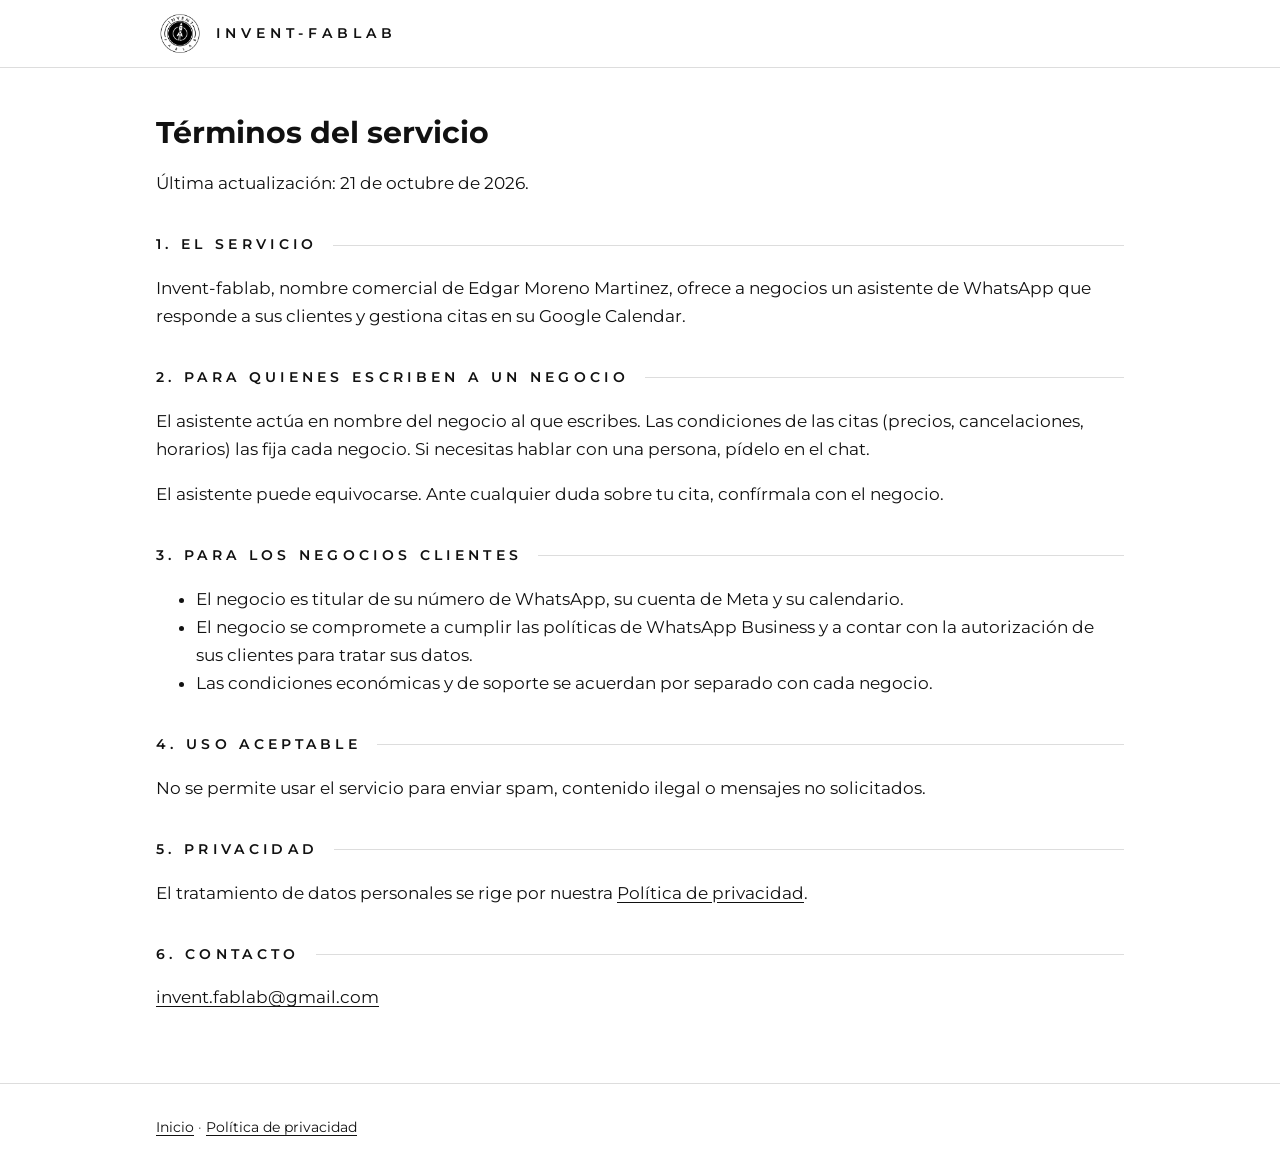
<file: terminos.html>
<!doctype html>
<html lang="es">
<head>
<meta charset="utf-8">
<meta name="viewport" content="width=device-width, initial-scale=1">
<title>Términos del servicio · Invent-fablab</title>
<link rel="icon" href="imgs/invent_fablab_logo.png">
<link rel="stylesheet" href="https://fonts.googleapis.com/css2?family=Montserrat:wght@400;600;700&display=swap">
<link rel="stylesheet" href="estilos.css">
</head>
<body>
<header class="top">
  <div class="wrap top-in"><a class="brand" href="index.html"><img src="imgs/invent_fablab_logo.png" alt=""><span>Invent-fablab</span></a></div>
</header>
<main class="wrap legal">
  <h1>Términos del servicio</h1>
  <p>Última actualización: 21 de octubre de 2026.</p>

  <h2>1. El servicio</h2>
  <p>Invent-fablab, nombre comercial de Edgar Moreno Martinez, ofrece a negocios un asistente de WhatsApp que responde a sus clientes y gestiona citas en su Google Calendar.</p>

  <h2>2. Para quienes escriben a un negocio</h2>
  <p>El asistente actúa en nombre del negocio al que escribes. Las condiciones de las citas (precios, cancelaciones, horarios) las fija cada negocio. Si necesitas hablar con una persona, pídelo en el chat.</p>
  <p>El asistente puede equivocarse. Ante cualquier duda sobre tu cita, confírmala con el negocio.</p>

  <h2>3. Para los negocios clientes</h2>
  <ul>
    <li>El negocio es titular de su número de WhatsApp, su cuenta de Meta y su calendario.</li>
    <li>El negocio se compromete a cumplir las políticas de WhatsApp Business y a contar con la autorización de sus clientes para tratar sus datos.</li>
    <li>Las condiciones económicas y de soporte se acuerdan por separado con cada negocio.</li>
  </ul>

  <h2>4. Uso aceptable</h2>
  <p>No se permite usar el servicio para enviar spam, contenido ilegal o mensajes no solicitados.</p>

  <h2>5. Privacidad</h2>
  <p>El tratamiento de datos personales se rige por nuestra <a href="privacidad.html">Política de privacidad</a>.</p>

  <h2>6. Contacto</h2>
  <p><a href="mailto:invent.fablab@gmail.com">invent.fablab@gmail.com</a></p>
</main>
<footer class="foot"><div class="wrap"><p><a href="index.html">Inicio</a> · <a href="privacidad.html">Política de privacidad</a></p></div></footer>
</body>
</html>
</file>
<file: estilos.css>
/* Estilo basado en el logo: monocromo, geométrico, letras espaciadas */
:root {
  --bg: #ffffff;
  --surface: #f5f5f4;
  --text: #111111;
  --muted: #555555;
  --line: #111111;
  --soft-line: #dddddd;
  --invert: #111111;
  --invert-text: #ffffff;
  --logo-filter: none;
}
@media (prefers-color-scheme: dark) {
  :root {
    --bg: #0e0e0e;
    --surface: #181818;
    --text: #f2f2f2;
    --muted: #a8a8a8;
    --line: #f2f2f2;
    --soft-line: #2c2c2c;
    --invert: #f2f2f2;
    --invert-text: #0e0e0e;
    --logo-filter: invert(1);
  }
}
* { box-sizing: border-box; }
body {
  margin: 0;
  background: var(--bg);
  color: var(--text);
  font: 400 17px/1.65 "Montserrat", system-ui, sans-serif;
}
a { color: var(--text); text-underline-offset: 3px; }
.wrap { max-width: 1000px; margin: 0 auto; padding: 0 16px; }

/* Cabecera */
.top { border-bottom: 1px solid var(--soft-line); }
.top-in { display: flex; align-items: center; justify-content: space-between; gap: 16px; padding-top: 12px; padding-bottom: 12px; flex-wrap: wrap; }
.brand { display: flex; align-items: center; gap: 12px; text-decoration: none; }
.brand img { width: 48px; height: auto; filter: var(--logo-filter); }
.brand span { font-weight: 600; letter-spacing: .35em; text-transform: uppercase; font-size: .9rem; }
nav { display: flex; gap: 22px; flex-wrap: wrap; }
nav a { text-decoration: none; text-transform: uppercase; letter-spacing: .18em; font-size: .75rem; color: var(--muted); }
nav a:hover { color: var(--text); }

/* Portada */
.hero { padding: 64px 0 48px; }
.hero-in { display: grid; grid-template-columns: 1.4fr 1fr; gap: 40px; align-items: center; }
.hero-logo { width: 100%; max-width: 320px; justify-self: center; filter: var(--logo-filter); }
.eyebrow { text-transform: uppercase; letter-spacing: .3em; font-size: .75rem; font-weight: 600; margin: 0 0 14px; }
h1 { font-weight: 700; font-size: clamp(1.9rem, 4.6vw, 2.9rem); line-height: 1.15; margin: 0 0 18px; }
h2 {
  font-weight: 600; text-transform: uppercase; letter-spacing: .3em; font-size: 1rem;
  margin: 64px 0 24px; display: flex; align-items: center; gap: 16px;
}
h2::after { content: ""; flex: 1; height: 1px; background: var(--soft-line); }
h3 { margin: 0 0 6px; font-size: 1.05rem; font-weight: 700; }
.lead { font-size: 1.1rem; color: var(--muted); max-width: 56ch; margin: 0 0 28px; }
.btn {
  display: inline-block; background: var(--invert); color: var(--invert-text);
  padding: 13px 26px; border-radius: 999px; text-decoration: none;
  text-transform: uppercase; letter-spacing: .2em; font-size: .8rem; font-weight: 600;
}

/* Servicio */
.grid { display: grid; grid-template-columns: repeat(auto-fit, minmax(210px, 1fr)); gap: 16px; }
.grid article { border: 1.5px solid var(--line); border-radius: 18px; padding: 22px; }
.grid article .dot {
  width: 34px; height: 34px; border-radius: 50%; background: var(--invert); color: var(--invert-text);
  display: grid; place-items: center; font-weight: 700; font-size: .85rem; margin-bottom: 14px;
}
.grid p, .note, .contact p { color: var(--muted); margin: 0; }

/* Pasos */
.steps { list-style: none; padding: 0; margin: 0 0 18px; counter-reset: paso; }
.steps li { counter-increment: paso; display: grid; grid-template-columns: 44px 1fr; gap: 14px; margin-bottom: 16px; align-items: start; }
.steps li::before {
  content: counter(paso); width: 44px; height: 44px; border-radius: 50%;
  border: 1.5px solid var(--line); display: grid; place-items: center; font-weight: 700;
}

/* Contacto */
.contact { background: var(--surface); border-radius: 24px; padding: 8px 24px 24px; margin-top: 64px; }
.contact h2 { margin-top: 24px; }
.contact ul { list-style: none; padding: 0; margin: 16px 0 0; }
.contact li { padding: 6px 0; border-bottom: 1px solid var(--soft-line); }

/* Pie */
.foot { border-top: 1px solid var(--soft-line); margin-top: 72px; padding: 28px 0; color: var(--muted); font-size: .85rem; }
.foot p { margin: 4px 0; }

/* Páginas legales */
.legal h1 { font-size: 1.9rem; margin-top: 48px; }
.legal h2 { font-size: .9rem; margin: 36px 0 10px; }

@media (max-width: 720px) {
  .hero-in { grid-template-columns: 1fr; }
  .hero-logo { max-width: 200px; grid-row: 1; }
}

/* Precios */
.plans { display: grid; grid-template-columns: repeat(auto-fit, minmax(250px, 1fr)); gap: 16px; align-items: stretch; }
.plan { border: 1.5px solid var(--soft-line); border-radius: 20px; padding: 24px; display: flex; flex-direction: column; }
.plan.featured { border-color: var(--line); }
.plan .tag { align-self: flex-start; background: var(--invert); color: var(--invert-text); border-radius: 999px; padding: 3px 12px; font-size: .7rem; font-weight: 600; letter-spacing: .15em; text-transform: uppercase; margin-bottom: 12px; }
.plan .tag.soon { background: var(--surface); color: var(--muted); }
.plan h3 { font-size: 1.2rem; margin: 0; }
.plan .price { font-size: 2rem; font-weight: 700; margin: 10px 0 0; line-height: 1.1; }
.plan .price small { font-size: .9rem; font-weight: 400; color: var(--muted); }
.plan .year { color: var(--muted); font-size: .9rem; margin: 6px 0 16px; }
.plan ul { padding-left: 1.1em; margin: 0; color: var(--muted); }
.plan li { margin-bottom: 6px; }
.offer { background: var(--invert); color: var(--invert-text); border-radius: 20px; padding: 20px 24px; margin: 0 0 24px; }
.offer p { margin: 0; }
.boxes { display: grid; grid-template-columns: repeat(auto-fit, minmax(260px, 1fr)); gap: 16px; }
.box { background: var(--surface); border-radius: 20px; padding: 22px 24px; }
.box h3 { margin-bottom: 8px; }
.box p, .box li { color: var(--muted); }
.box p { margin: 0 0 8px; }
.box ul { padding-left: 1.1em; margin: 0; }
.table-wrap { overflow-x: auto; }
table.prices { width: 100%; border-collapse: collapse; }
table.prices th, table.prices td { text-align: left; padding: 12px 10px; border-bottom: 1px solid var(--soft-line); }
table.prices td:not(:first-child), table.prices th:not(:first-child) { white-space: nowrap; }
</file>
